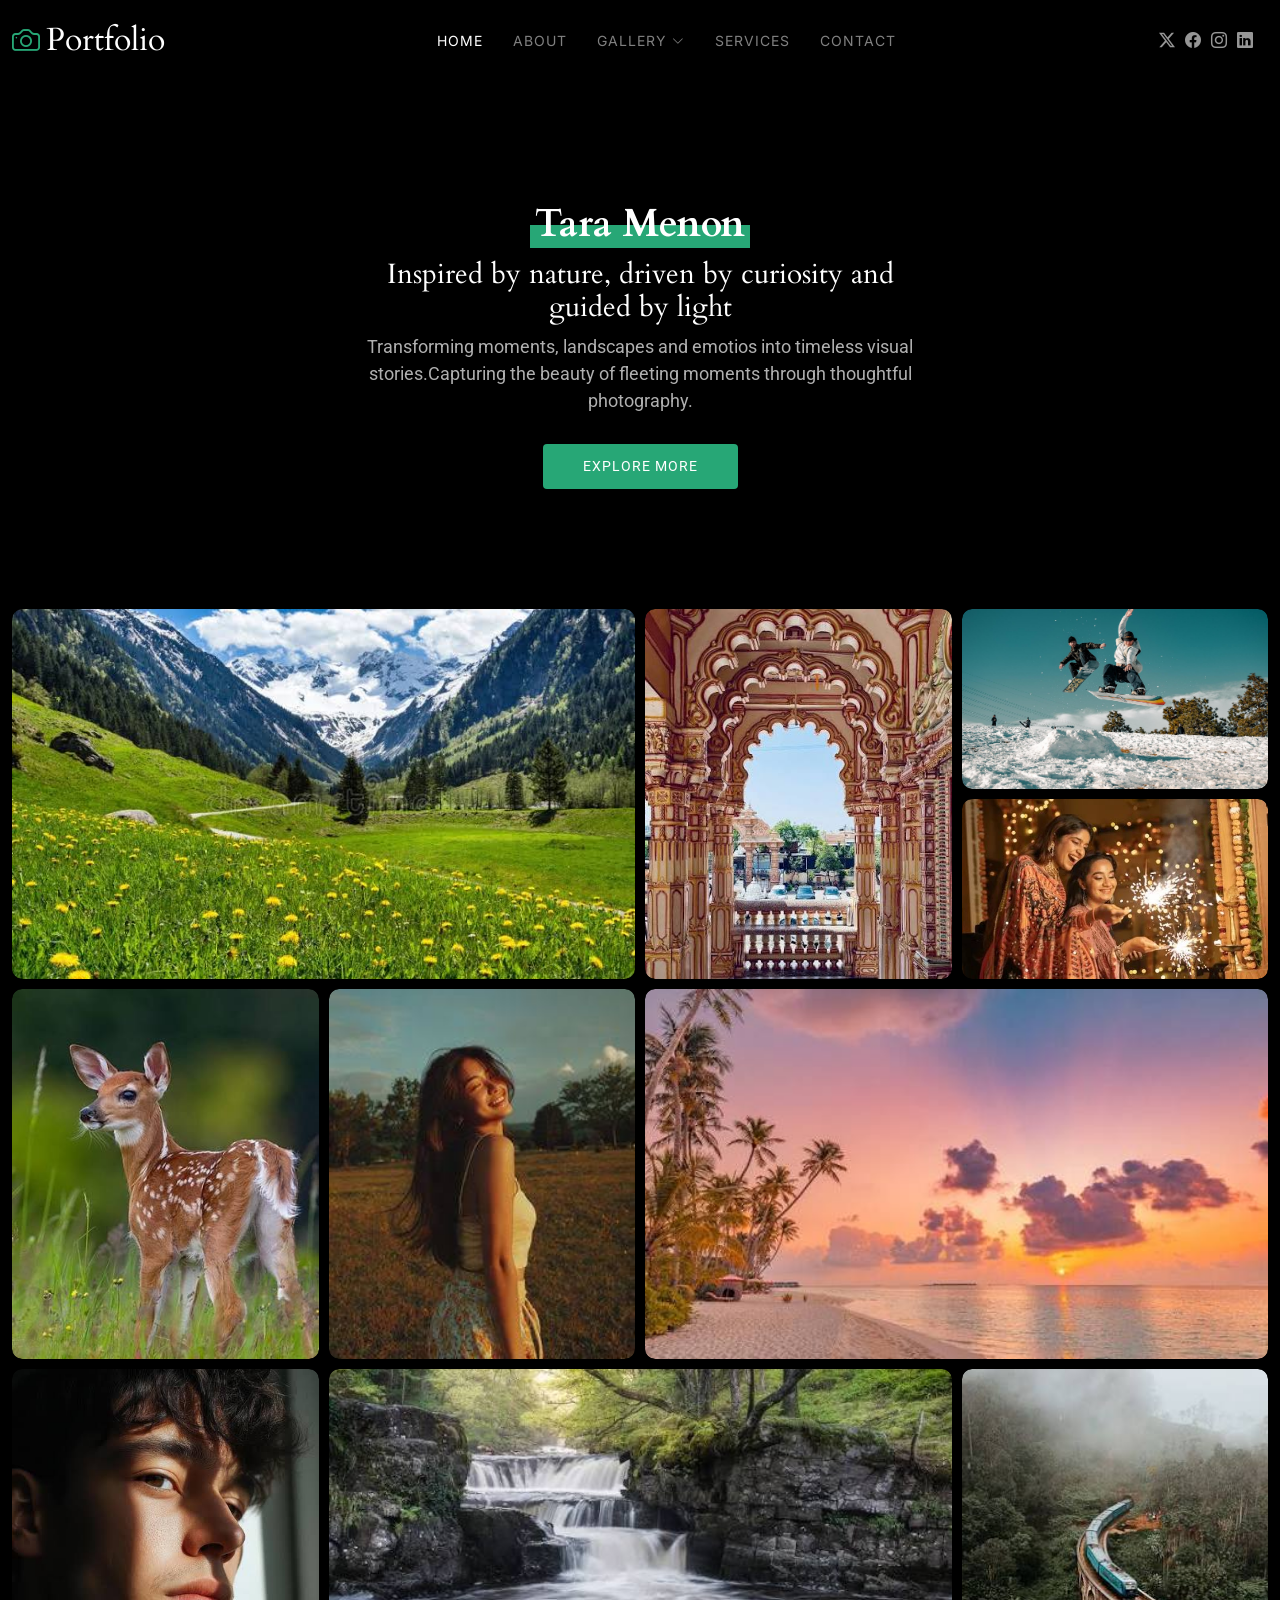
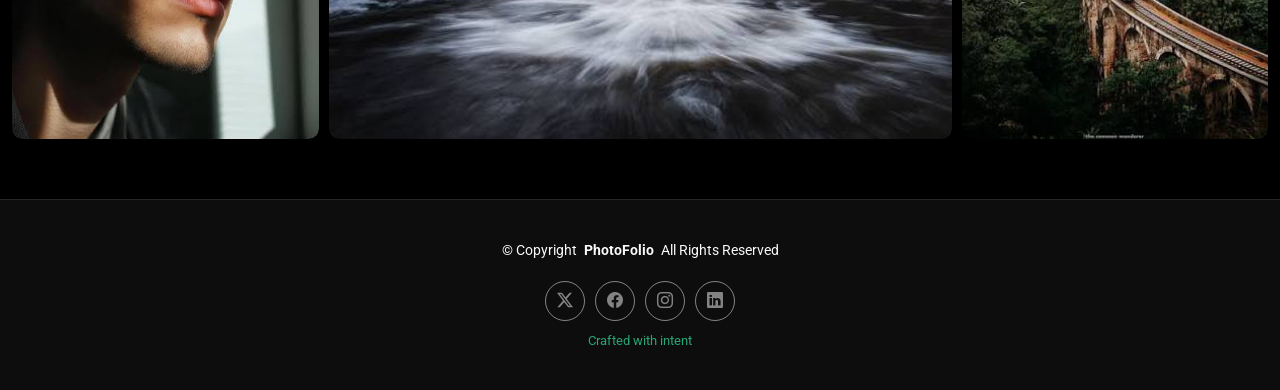
<file: index.html>
<!DOCTYPE html>
<html lang="en">

<head>
  <meta charset="utf-8">
  <meta content="width=device-width, initial-scale=1.0" name="viewport">
  <title>Photography Portfolio</title>
  <meta name="description" content="">
  <meta name="keywords" content="">

  <!-- Favicons -->
  <link href="assets/img/favicon.png" rel="icon">
  <link href="assets/img/apple-touch-icon.png" rel="apple-touch-icon">

  <!-- Fonts -->
  <link href="https://fonts.googleapis.com" rel="preconnect">
  <link href="https://fonts.gstatic.com" rel="preconnect" crossorigin>
  <link href="https://fonts.googleapis.com/css2?family=Roboto:ital,wght@0,100;0,300;0,400;0,500;0,700;0,900;1,100;1,300;1,400;1,500;1,700;1,900&family=Inter:wght@100;200;300;400;500;600;700;800;900&family=Cardo:ital,wght@0,400;0,700;1,400;1,700&display=swap" rel="stylesheet">

  <!-- Vendor CSS Files -->
  <link href="assets/vendor/bootstrap/css/bootstrap.min.css" rel="stylesheet">
  <link href="assets/vendor/bootstrap-icons/bootstrap-icons.css" rel="stylesheet">
  <link href="assets/vendor/aos/aos.css" rel="stylesheet">
  <link href="assets/vendor/glightbox/css/glightbox.min.css" rel="stylesheet">
  <link href="assets/vendor/swiper/swiper-bundle.min.css" rel="stylesheet">

  <!-- Main CSS File -->
  <link href="assets/css/main.css" rel="stylesheet">
  <link href = "assets/css/photo.css" rel = "stylesheet">

  <!-- <link href = "assets/css/colorf.css" rel = "stylesheet"> -->
    <!-- =======================================================
  * Template Name: PhotoFolio
  * Template URL: https://bootstrapmade.com/photofolio-bootstrap-photography-website-template/
  * Updated: Aug 07 2024 with Bootstrap v5.3.3
  * Author: BootstrapMade.com
  * License: https://bootstrapmade.com/license/
  ======================================================== -->
  
</head>

<body class="index-page">

  <header id="header" class="header d-flex align-items-center sticky-top">
    <div class="container-fluid position-relative d-flex align-items-center justify-content-between">

      <a href="index.html" class="logo d-flex align-items-center me-auto me-xl-0">
        <!-- Uncomment the line below if you also wish to use an mage logo -->
         
        <!-- <img src="assets/img/logo.png" alt=""> -->
        <i class="bi bi-camera"></i>
        <h1 class="sitename">Portfolio</h1>
      </a>

      <nav id="navmenu" class="navmenu">
        <ul>
          <li><a href="index.html" class="active">Home<br></a></li>
          <li><a href="about.html">About</a></li>
          <li class="dropdown"><a href="gallery.html"><span>Gallery</span> <i class="bi bi-chevron-down toggle-dropdown"></i></a>
            <ul>
              <li><a href="gallery.html">Nature</a></li>
              <li><a href="gallery.html">People</a></li>
              <li><a href="gallery.html">Architecture</a></li>
              <li><a href="gallery.html">Animals</a></li>
              <li><a href="gallery.html">Sports</a></li>
              <li><a href="gallery.html">Travel</a></li>
            </ul>
            </li>
          <li><a href="services.html">Services</a></li>
          <li><a href="contact.html">Contact</a></li>
        </ul>
        <i class="mobile-nav-toggle d-xl-none bi bi-list"></i>
      </nav>

      <div class="header-social-links">
        <a href="#" class="twitter"><i class="bi bi-twitter-x"></i></a>
        <a href="#" class="facebook"><i class="bi bi-facebook"></i></a>
        <a href="#" class="instagram"><i class="bi bi-instagram"></i></a>
        <a href="#" class="linkedin"><i class="bi bi-linkedin"></i></a>
      </div>

    </div>
  </header>

  <main class="main">

    <!-- Hero Section -->
    <section id="hero" class="hero section">
 
      <div class="container"> 
        <div class="row justify-content-center">
          <div class="col-lg-6 text-center" data-aos="fade-up" data-aos-delay="100">
            <h2><span class="underlight">Tara Menon</span><br></h2><h3><span>Inspired by nature, driven by curiosity and guided by light</span></h3>
            <p>Transforming moments, landscapes and emotios into timeless visual stories.Capturing the beauty of fleeting moments through thoughtful photography.</p>
            <a href="contact.html" class="btn-get-started">Explore More<br></a>
          </div>
        </div>
      </div>
      
   
    </section><!-- /Hero Section -->

    <!-- Gallery Section -->
    <section id="gallery" class="gallery section">

      <div class="container-fluid" data-aos="fade-up" data-aos-delay="100">
        <div class="gallery-grid">

          <div class="gallery-item large" >
            <div class="gallery-item h-100">
              <img src="assets/img/large.jpg" class="img-fluid" alt="">
              <div class="gallery-links d-flex align-items-center justify-content-center">
                <a href="assets/img/large.jpg" title="Gallery 1" class="glightbox preview-link"><i class="bi bi-arrows-angle-expand"></i></a>
                <a href="gallery-single.html" class="details-link"><i class="bi bi-link-45deg"></i></a>
              </div>
            </div>
          </div><!-- End Gallery Item -->

          <div class="gallery-item tall">
            <div class="gallery-item h-100">
              <img src="assets/img/a3.jpg" class="img-fluid" alt="">
              <div class="gallery-links d-flex align-items-center justify-content-center">
                <a href="assets/img/a1.jpg " title="Gallery 2" class="glightbox preview-link"><i class="bi bi-arrows-angle-expand"></i></a>
                <a href="gallery-single.html" class="details-link"><i class="bi bi-link-45deg"></i></a>
              </div>
            </div>
          </div><!-- End Gallery Item -->

          <div class="gallery-item ">
            <div class="gallery-item h-100">
              <img src="assets/img/sports4.jpg" class="img-fluid" alt="">
              <div class="gallery-links d-flex align-items-center justify-content-center">
                <a href="assets/img/sports4.jpg" title="Gallery 3" class="glightbox preview-link"><i class="bi bi-arrows-angle-expand"></i></a>
                <a href="gallery-single.html" class="details-link"><i class="bi bi-link-45deg"></i></a>
              </div>
            </div>
          </div><!-- End Gallery Item -->

          <div class="gallery-item">
            <div class="gallery-item h-100">
              <img src="assets/img/eve.jpg" class="img-fluid" alt="">
              <div class="gallery-links d-flex align-items-center justify-content-center">
                <a href="assets/img/eve.jpg" title="Gallery 4" class="glightbox preview-link"><i class="bi bi-arrows-angle-expand"></i></a>
                <a href="gallery-single.html" class="details-link"><i class="bi bi-link-45deg"></i></a>
              </div>
            </div>
          </div><!-- End Gallery Item -->

          <div class="gallery-item tall">
            <div class="gallery-item h-100">
              <img src="assets/img/tall(2).jpg" class="img-fluid" alt="">
              <div class="gallery-links d-flex align-items-center justify-content-center">
                <a href="assets/img/tall(2).jpg" title="Gallery 5" class="glightbox preview-link"><i class="bi bi-arrows-angle-expand"></i></a>
                <a href="gallery-single.html" class="details-link"><i class="bi bi-link-45deg"></i></a>
              </div>
            </div>
          </div><!-- End Gallery Item -->

          <div class="gallery-item tall">
            <div class="gallery-item h-100">
              <img src="assets/img/candid...jpg" class="img-fluid" alt="">
              <div class="gallery-links d-flex align-items-center justify-content-center">
                <a href="assets/img/candid...jpg" title="Gallery 6" class="glightbox preview-link"><i class="bi bi-arrows-angle-expand"></i></a>
                <a href="gallery-single.html" class="details-link"><i class="bi bi-link-45deg"></i></a>
              </div>
            </div>
          </div><!-- End Gallery Item -->
 
          <div class="gallery-item large">
            <div class="gallery-item h-100">
              <img src="assets/img/wide.jpg" class="img-fluid" alt="">
              <div class="gallery-links d-flex align-items-center justify-content-center">
                <a href="assets/img/wide.jpg" title="Gallery 7" class="glightbox preview-link"><i class="bi bi-arrows-angle-expand"></i></a>
                <a href="gallery-single.html" class="details-link"><i class="bi bi-link-45deg"></i></a>
              </div>
            </div> 
          </div>
           <!-- End Gallery Item -->


               <div class="gallery-item tall">
            <div class="gallery-item h-100">
              <img src="assets/img/candid....jpg" class="img-fluid" alt="">
              <div class="gallery-links d-flex align-items-center justify-content-center">
                <a href="assets/img/candid....jpg" title="Gallery 8" class="glightbox preview-link"><i class="bi bi-arrows-angle-expand"></i></a>
                <a href="gallery-single.html" class="details-link"><i class="bi bi-link-45deg"></i></a>
              </div>
            </div>
          </div>
          <!-- End Gallery Item --> 


           <div class="gallery-item large">
            <div class="gallery-item h-100">
              <img src="assets/img/waterfall.jpg" class="img-fluid" alt="">
              <div class="gallery-links d-flex align-items-center justify-content-center">
                <a href="assets/img/waterfall.jpg" title="Gallery 8" class="glightbox preview-link"><i class="bi bi-arrows-angle-expand"></i></a>
                <a href="gallery-single.html" class="details-link"><i class="bi bi-link-45deg"></i></a>
              </div>
            </div>
          </div>
          
           <div class="gallery-item tall">
            <div class="gallery-item h-100">
              <img src="assets/img/tr2.jpg" class="img-fluid" alt="">
              <div class="gallery-links d-flex align-items-center justify-content-center">
                <a href="assets/img/tr2.jpg" title="Gallery 8" class="glightbox preview-link"><i class="bi bi-arrows-angle-expand"></i></a>
                <a href="gallery-single.html" class="details-link"><i class="bi bi-link-45deg"></i></a>
              </div>
            </div>
          </div>

           <!-- <div class="gallery-item ">
            <div class="gallery-item h-100">
              <img src="assets/img/travel.jpg" class="img-fluid" alt="">
              <div class="gallery-links d-flex align-items-center justify-content-center">
                <a href="assets/img/travel.jpg" title="Gallery 8" class="glightbox preview-link"><i class="bi bi-arrows-angle-expand"></i></a>
                <a href="gallery-single.html" class="details-link"><i class="bi bi-link-45deg"></i></a>
              </div>
            </div>
          </div>
           End Gallery Item --> 

          
           <!-- <div class="gallery-item ">
            <div class="gallery-item h-100">
              <img src="assets/img/architecture.jpg" class="img-fluid" alt="">
              <div class="gallery-links d-flex align-items-center justify-content-center">
                <a href="assets/img/architecture.jpg" title="Gallery 8" class="glightbox preview-link"><i class="bi bi-arrows-angle-expand"></i></a>
                <a href="gallery-single.html" class="details-link"><i class="bi bi-link-45deg"></i></a>
              </div>
            </div>
          </div>
          End Gallery Item  -->
       
          <!-- End Gallery Item --> 

         </div>

      </div> 

  </main>

  <footer id="footer" class="footer">

    <div class="container">
      <div class="copyright text-center ">
        <p>© <span>Copyright</span> <strong class="px-1 sitename">PhotoFolio</strong> <span>All Rights Reserved</span></p>
      </div>
      <div class="social-links d-flex justify-content-center">
        <a href=""><i class="bi bi-twitter-x"></i></a>
        <a href=""><i class="bi bi-facebook"></i></a>
        <a href=""><i class="bi bi-instagram"></i></a>
        <a href=""><i class="bi bi-linkedin"></i></a>
      </div>
      <div class="credits">
        <!-- All the links in the footer should remain intact. -->
        <!-- You can delete the links only if you've purchased the pro version. -->
        <!-- Licensing information: https://bootstrapmade.com/license/ -->
        <!-- Purchase the pro version with working PHP/AJAX contact form: [buy-url] -->
         <a href="https://bootstrapmade.com/"> Crafted with intent</a>  <a href="https://bootstrapmade.com/tools/"></a>
      </div>
    </div>

  </footer>

  <!-- Scroll Top -->
  <a href="#" id="scroll-top" class="scroll-top d-flex align-items-center justify-content-center"><i class="bi bi-arrow-up-short"></i></a>

  <!-- Preloader -->
  <div id="preloader">
    <div class="line"></div>
  </div>

  <!-- Vendor JS Files -->
  <script src="assets/vendor/bootstrap/js/bootstrap.bundle.min.js"></script>
  <script src="assets/vendor/php-email-form/validate.js"></script>
  <script src="assets/vendor/aos/aos.js"></script>
  <script src="assets/vendor/glightbox/js/glightbox.min.js"></script>
  <script src="assets/vendor/swiper/swiper-bundle.min.js"></script>

  <!-- Main JS File -->
  <script src="assets/js/main.js"></script>

</body>

</html>
</file>
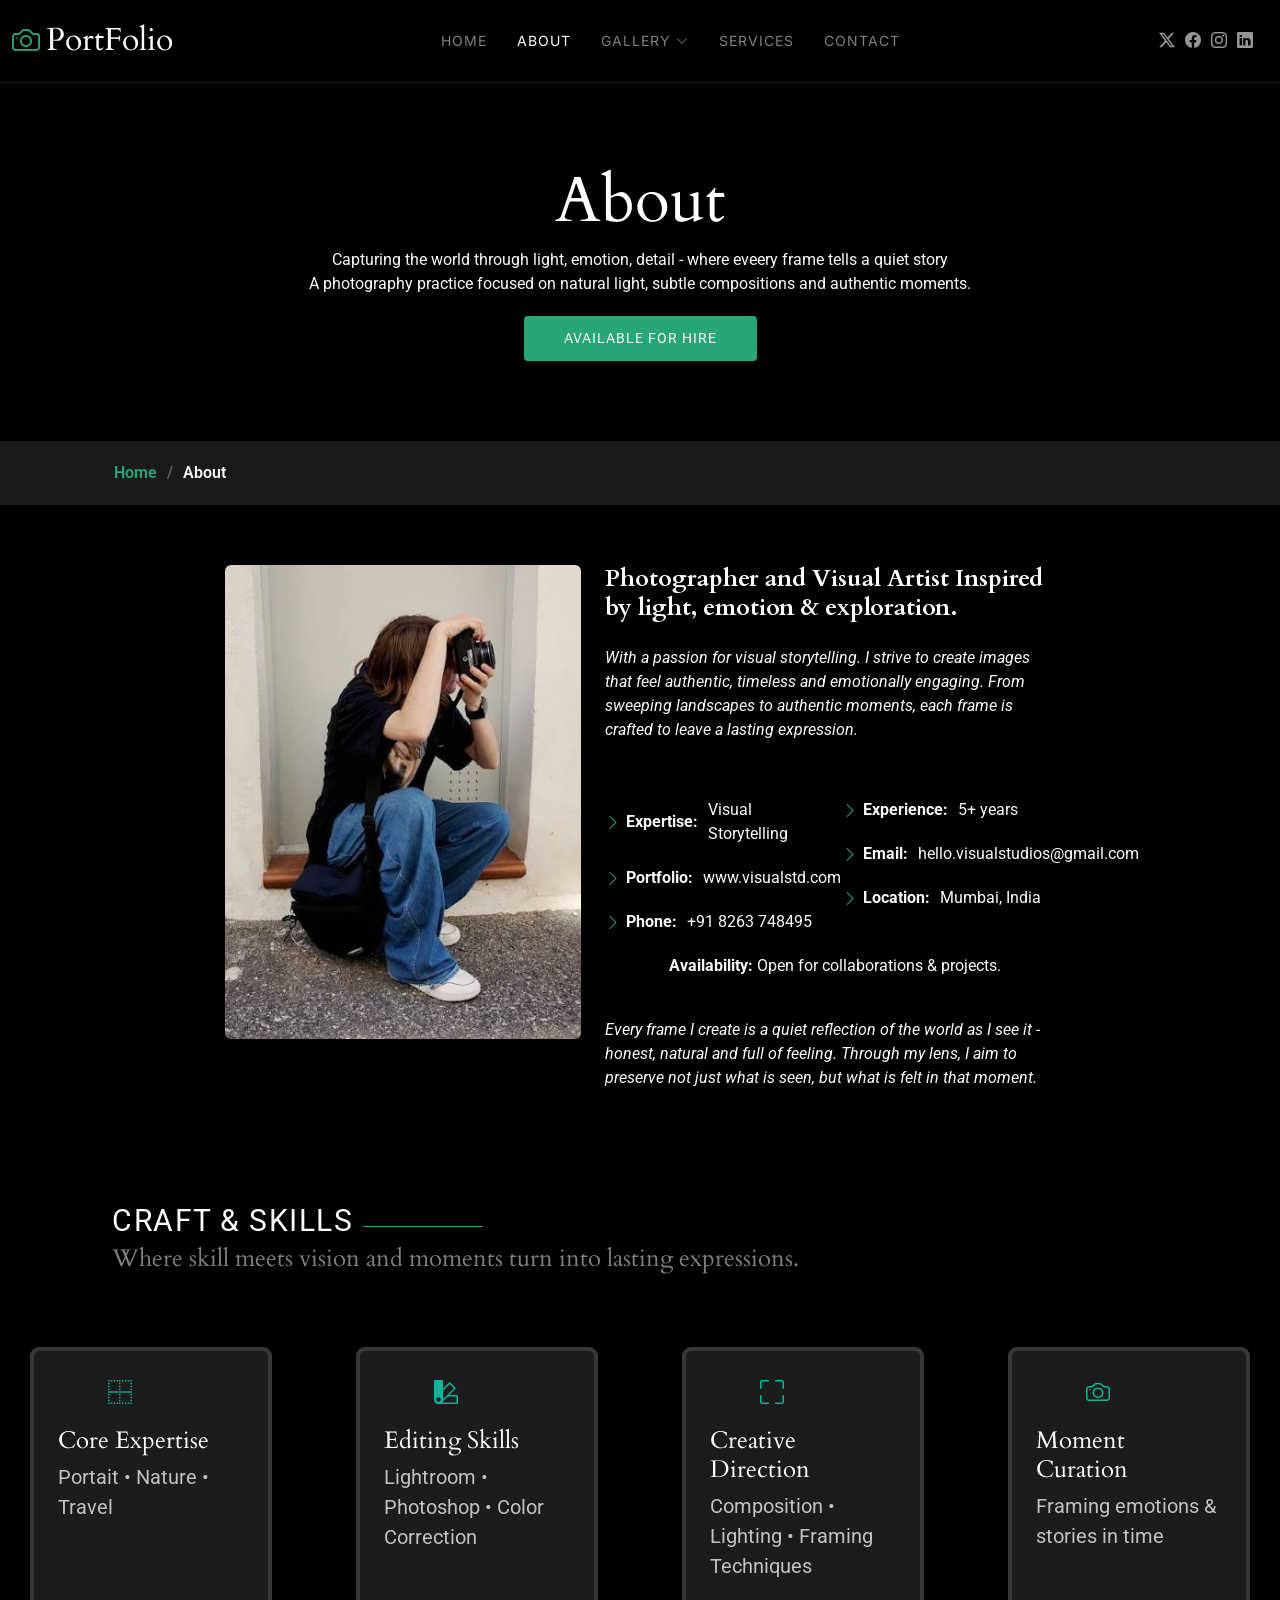
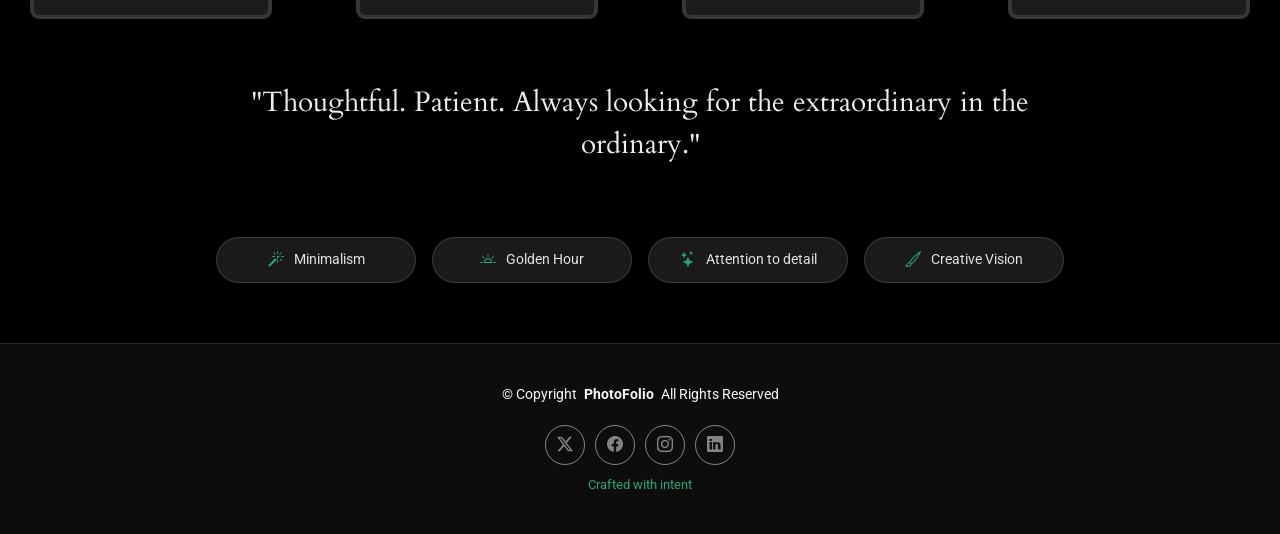
<file: about.html>
<!DOCTYPE html>
<html lang="en">

<head>
  <meta charset="utf-8">
  <meta content="width=device-width, initial-scale=1.0" name="viewport">
  <title>About - PhotoFolio Bootstrap Template</title>
  <meta name="description" content="">
  <meta name="keywords" content="">

  <!-- Favicons -->
  <link href="assets/img/favicon.png" rel="icon">
  <link href="assets/img/apple-touch-icon.png" rel="apple-touch-icon">

  <!-- Fonts -->
  <link href="https://fonts.googleapis.com" rel="preconnect">
  <link href="https://fonts.gstatic.com" rel="preconnect" crossorigin>
  <link href="https://fonts.googleapis.com/css2?family=Roboto:ital,wght@0,100;0,300;0,400;0,500;0,700;0,900;1,100;1,300;1,400;1,500;1,700;1,900&family=Inter:wght@100;200;300;400;500;600;700;800;900&family=Cardo:ital,wght@0,400;0,700;1,400;1,700&display=swap" rel="stylesheet">

  <!-- Vendor CSS Files -->
  <link href="assets/vendor/bootstrap/css/bootstrap.min.css" rel="stylesheet">
  <link href="assets/vendor/bootstrap-icons/bootstrap-icons.css" rel="stylesheet">
  <link href="assets/vendor/aos/aos.css" rel="stylesheet">
  <link href="assets/vendor/glightbox/css/glightbox.min.css" rel="stylesheet">
  <link href="assets/vendor/swiper/swiper-bundle.min.css" rel="stylesheet">

  <!-- Main CSS File -->
  <link href="assets/css/main.css" rel="stylesheet">
  <link href = "assets/css/photo.css" rel = "stylesheet">

  <!-- =======================================================
  * Template Name: PhotoFolio
  * Template URL: https://bootstrapmade.com/photofolio-bootstrap-photography-website-template/
  * Updated: Aug 07 2024 with Bootstrap v5.3.3
  * Author: BootstrapMade.com
  * License: https://bootstrapmade.com/license/
  ======================================================== -->
</head>

<body class="about-page">

  <header id="header" class="header d-flex align-items-center sticky-top">
    <div class="container-fluid position-relative d-flex align-items-center justify-content-between">

      <a href="index.html" class="logo d-flex align-items-center me-auto me-xl-0">
        <!-- Uncomment the line below if you also wish to use an image logo -->
        <!-- <img src="assets/img/logo.png" alt=""> -->
        <i class="bi bi-camera"></i>
        <h1 class="sitename">PortFolio</h1>
      </a>

      <nav id="navmenu" class="navmenu">
        <ul>
          <li><a href="index.html">Home<br></a></li>
          <li><a href="about.html" class="active">About</a></li>
          <li class="dropdown"><a href="gallery.html"><span>Gallery</span> <i class="bi bi-chevron-down toggle-dropdown"></i></a>
            <ul>
              <li><a href="gallery.html">Nature</a></li>
              <li><a href="gallery.html">People</a></li>
              <li><a href="gallery.html">Architecture</a></li>
              <li><a href="gallery.html">Animals</a></li>
              <li><a href="gallery.html">Sports</a></li>
              <li><a href="gallery.html">Travel</a></li>
            </ul>
          </li>
          <li><a href="services.html">Services</a></li>
          <li><a href="contact.html">Contact</a></li>
        </ul>
        <i class="mobile-nav-toggle d-xl-none bi bi-list"></i>
      </nav>

      <div class="header-social-links">
        <a href="#" class="twitter"><i class="bi bi-twitter-x"></i></a>
        <a href="#" class="facebook"><i class="bi bi-facebook"></i></a>
        <a href="#" class="instagram"><i class="bi bi-instagram"></i></a>
        <a href="#" class="linkedin"><i class="bi bi-linkedin"></i></a>
      </div>

    </div>
  </header>

  <main class="main">

    <!-- Page Title -->
    <div class="page-title" data-aos="fade">
      <div class="heading">
        <div class="container">
          <div class="row d-flex justify-content-center text-center">
            <div class="col-lg-8">
              <h1>About</h1>
              <p class="mb-0">Capturing the world through light, emotion, detail - where eveery frame tells a quiet story</p>
               <p class="mb-0">A photography practice focused on natural light, subtle compositions and authentic moments.</p>
              <a href="contact.html" class="cta-btn">Available for Hire<br></a>
            </div>
          </div>
        </div>
      </div>
      <nav class="breadcrumbs">
        <div class="container">
          <ol>
            <li><a href="index.html">Home</a></li>
            <li class="current">About</li>
          </ol>
        </div>
      </nav>
    </div><!-- End Page Title -->

    <!-- About Section -->
    <section id="about" class="about section">

      <div class="container" data-aos="fade-up" data-aos-delay="100">

        <div class="row gy-4 justify-content-center">
          <div class="col-lg-4">
            <img src="assets/img/about(photo).jpg" class="img-fluid rounded-2" alt="">
          </div>
          <div class="col-lg-5 content">
            <h2>Photographer and Visual Artist Inspired by light, emotion & exploration.</h2>
            <p class="fst-italic py-3">
            With a passion for visual storytelling. I strive to create images that feel authentic, timeless and emotionally engaging. From sweeping landscapes to authentic moments, each frame is crafted to leave a lasting expression.
            </p>
            <br>
            <div class="row">
              <div class="col-lg-6">
                <ul>
                  <li><i class="bi bi-chevron-right"></i> <strong>Expertise:</strong>Visual Storytelling<span></span></li>
                  <li><i class="bi bi-chevron-right"></i> <strong>Portfolio:</strong> <span>www.visualstd.com</span></li>
                  <li><i class="bi bi-chevron-right"></i> <strong>Phone:</strong> <span>+91 8263 748495</span></li>
                </ul>
              </div>
              <div class="col-lg-6">
                <ul>
                  <li><i class="bi bi-chevron-right"></i> <strong>Experience:</strong> <span>5+ years</span></li>
                  <li><i class="bi bi-chevron-right"></i> <strong>Email:</strong> <span>hello.visualstudios@gmail.com</span></li>
                  <li><i class="bi bi-chevron-right"></i> <strong>Location:</strong> <span>Mumbai, India</span></li>
                </ul>
              </div>
            </div>
            <div>
           <i class=" ms-5 ps-3"></i> <strong>Availability: </strong> <span>Open for collaborations & projects.</span></li>
           </div>
           <br>
            <p class="fst-italic py-3">
              Every frame I create is a quiet reflection of the world as I see it - honest, natural and full of feeling. Through my lens, I aim to preserve not just what is seen, but what is felt in that moment.
            </p>
          </div>
        </div>

      </div>
      <br>
      <br>
      <!-- Skills Grid -->
      <div class="container section-title" data-aos="fade-up">
        <h2>Craft & Skills</h2>
        <p>Where skill meets vision and moments turn into lasting expressions.</p>
      </div><!-- End Section Title -->
        <div class="mb-5">
          <div class="row g-4">
            <div class="col-6 col-md-4 col-lg-3" data-aos="fade-up" data-aos-delay="120">
              <div class="skill-item">
                <i class="bi bi-border-center"></i>
                <h3 class = "fs-4">Core Expertise</h3>
                <p class = "fs-5">Portait • Nature • Travel</p>
              </div>
            </div>
            <div class="col-6 col-md-4 col-lg-3" data-aos="fade-up" data-aos-delay="180">
              <div class="skill-item">
                <i class="bi bi-palette2"></i>
                <h3 class = "fs-4">Editing Skills</h3>
                <p class = "fs-5">Lightroom • Photoshop • Color Correction</p>
              </div>
            </div>
            <div class="col-6 col-md-4 col-lg-3" data-aos="fade-up" data-aos-delay="240">
              <div class="skill-item">
                <i class="bi bi-fullscreen"></i>
                <h3 class = "fs-4">Creative Direction</h3>
                <p class = "fs-5">Composition • Lighting • Framing Techniques</p>
              </div>
            </div>
            <div class="col-6 col-md-4 col-lg-3" data-aos="fade-up" data-aos-delay="300">
              <div class="skill-item">
                <i class="bi bi-camera"></i>
                <h3 class = "fs-4">Moment Curation</h3>
                <p class = "fs-5">Framing emotions & stories in time</p>
              </div>
            </div>
          </div>
        </div>

        <!-- Quote -->
        <blockquote class="personal-quote text-center mb-5" data-aos="fade-down" data-aos-delay="200">
          <p>"Thoughtful. Patient. Always looking for the extraordinary in the ordinary."</p>
        </blockquote>
        <!-- End Quote -->

        <!-- Fun Facts -->
        <div class="row g-3 justify-content-center">
          <div class="col-6 col-md-3 col-lg-2" data-aos="zoom-in" data-aos-delay="120">
            <div class="fact-pill">
              <i class="bi bi-magic"></i>
              <span>Minimalism</span>
            </div>
          </div>
          <div class="col-6 col-md-3 col-lg-2" data-aos="zoom-in" data-aos-delay="160">
            <div class="fact-pill">
              <i class="bi bi-brightness-alt-high"></i>
              <span>Golden Hour</span>
            </div>
          </div>
          <div class="col-6 col-md-3 col-lg-2" data-aos="zoom-in" data-aos-delay="200">
            <div class="fact-pill">
              <i class="bi bi-stars"></i>
              <span>Attention to detail</span>
            </div>
          </div>
          <div class="col-6 col-md-3 col-lg-2" data-aos="zoom-in" data-aos-delay="240">
            <div class="fact-pill">
              <i class="bi bi-brush"></i>
              <span>Creative Vision</span>
            </div>
          </div>
        </div>
        <!-- End Fun Facts -->

        <!-- End Skills Grid -->
    </section><!-- /About Section -->
  </main>

  <footer id="footer" class="footer">

    <div class="container">
      <div class="copyright text-center ">
        <p>© <span>Copyright</span> <strong class="px-1 sitename">PhotoFolio</strong> <span>All Rights Reserved</span></p>
      </div>
      <div class="social-links d-flex justify-content-center">
        <a href=""><i class="bi bi-twitter-x"></i></a>
        <a href=""><i class="bi bi-facebook"></i></a>
        <a href=""><i class="bi bi-instagram"></i></a>
        <a href=""><i class="bi bi-linkedin"></i></a>
      </div>
      <div class="credits">
        <!-- All the links in the footer should remain intact. -->
        <!-- You can delete the links only if you've purchased the pro version. -->
        <!-- Licensing information: https://bootstrapmade.com/license/ -->
        <!-- Purchase the pro version with working PHP/AJAX contact form: [buy-url] -->
     <a href="https://bootstrapmade.com/"> Crafted with intent</a> <a href="https://bootstrapmade.com/tools/"></a>
      </div>
    </div>

  </footer>

  <!-- Scroll Top -->
  <a href="#" id="scroll-top" class="scroll-top d-flex align-items-center justify-content-center"><i class="bi bi-arrow-up-short"></i></a>

  <!-- Preloader -->
  <div id="preloader">
    <div class="line"></div>
  </div>

  <!-- Vendor JS Files -->
  <script src="assets/vendor/bootstrap/js/bootstrap.bundle.min.js"></script>
  <script src="assets/vendor/php-email-form/validate.js"></script>
  <script src="assets/vendor/aos/aos.js"></script>
  <script src="assets/vendor/glightbox/js/glightbox.min.js"></script>
  <script src="assets/vendor/swiper/swiper-bundle.min.js"></script>

  <!-- Main JS File -->
  <script src="assets/js/main.js"></script>

</body>

</html>
</file>
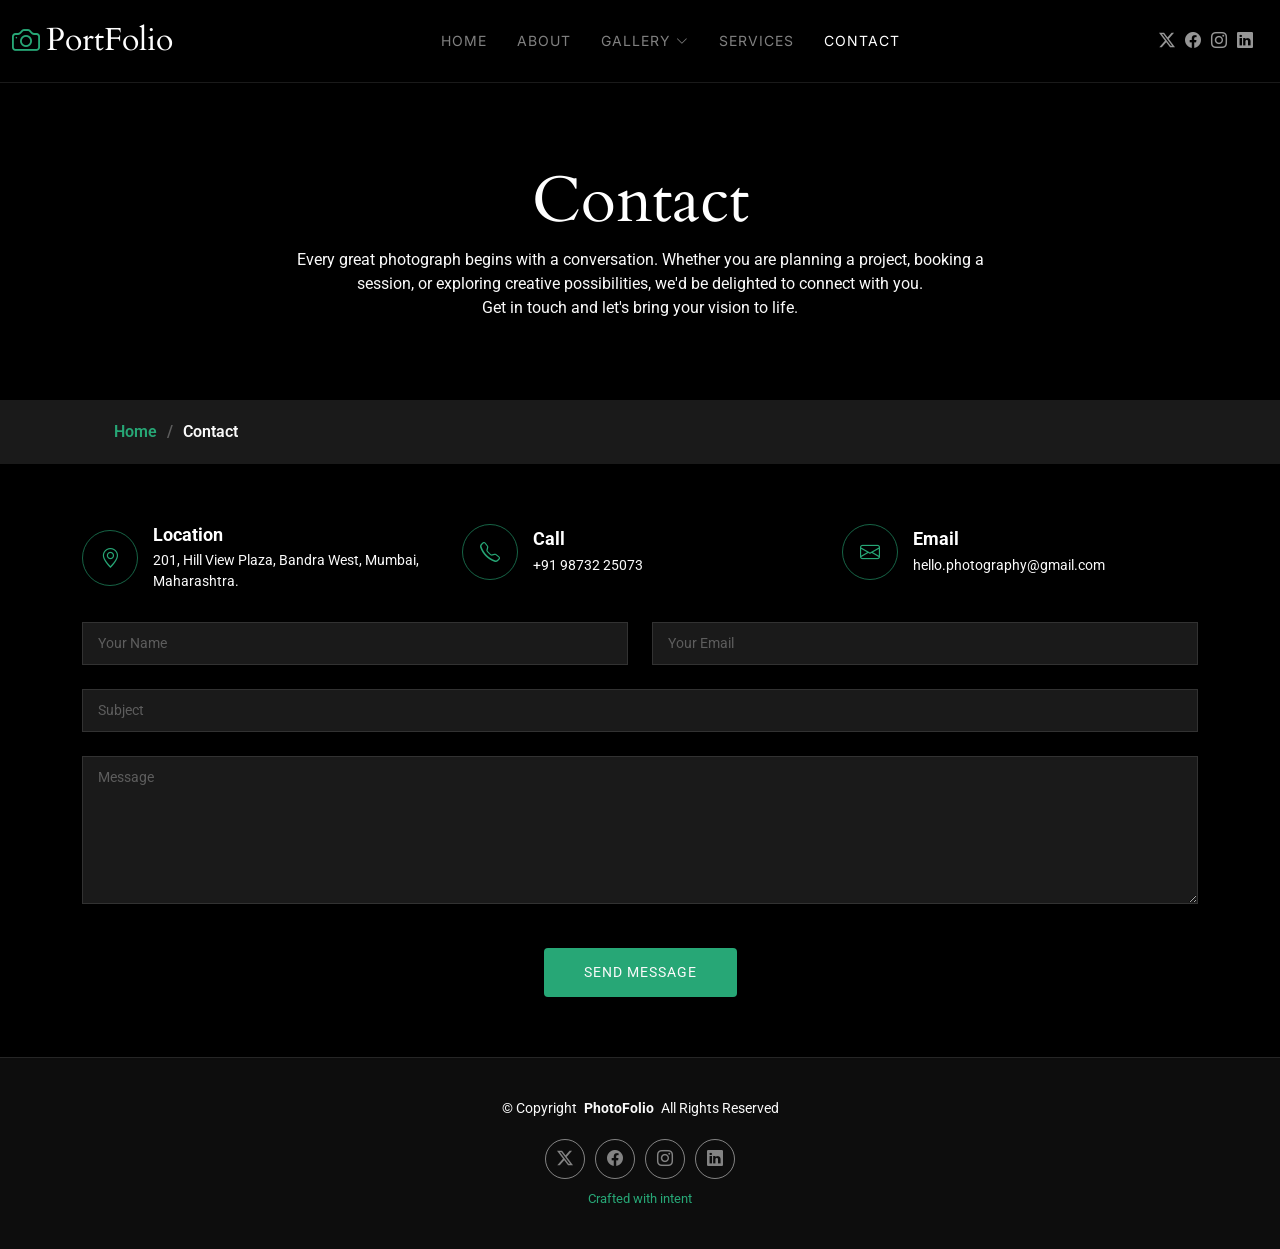
<file: contact.html>
<!DOCTYPE html>
<html lang="en">

<head>
  <meta charset="utf-8">
  <meta content="width=device-width, initial-scale=1.0" name="viewport">
  <title>Contact - PhotoFolio Bootstrap Template</title>
  <meta name="description" content="">
  <meta name="keywords" content="">

  <!-- Favicons -->
  <link href="assets/img/favicon.png" rel="icon">
  <link href="assets/img/apple-touch-icon.png" rel="apple-touch-icon">

  <!-- Fonts -->
  <link href="https://fonts.googleapis.com" rel="preconnect">
  <link href="https://fonts.gstatic.com" rel="preconnect" crossorigin>
  <link href="https://fonts.googleapis.com/css2?family=Roboto:ital,wght@0,100;0,300;0,400;0,500;0,700;0,900;1,100;1,300;1,400;1,500;1,700;1,900&family=Inter:wght@100;200;300;400;500;600;700;800;900&family=Cardo:ital,wght@0,400;0,700;1,400;1,700&display=swap" rel="stylesheet">

  <!-- Vendor CSS Files -->
  <link href="assets/vendor/bootstrap/css/bootstrap.min.css" rel="stylesheet">
  <link href="assets/vendor/bootstrap-icons/bootstrap-icons.css" rel="stylesheet">
  <link href="assets/vendor/aos/aos.css" rel="stylesheet">
  <link href="assets/vendor/glightbox/css/glightbox.min.css" rel="stylesheet">
  <link href="assets/vendor/swiper/swiper-bundle.min.css" rel="stylesheet">

  <!-- Main CSS File -->
  <link href="assets/css/main.css" rel="stylesheet">

  <!-- =======================================================
  * Template Name: PhotoFolio
  * Template URL: https://bootstrapmade.com/photofolio-bootstrap-photography-website-template/
  * Updated: Aug 07 2024 with Bootstrap v5.3.3
  * Author: BootstrapMade.com
  * License: https://bootstrapmade.com/license/
  ======================================================== -->
</head>

<body class="contact-page">

  <header id="header" class="header d-flex align-items-center sticky-top">
    <div class="container-fluid position-relative d-flex align-items-center justify-content-between">

      <a href="index.html" class="logo d-flex align-items-center me-auto me-xl-0">
        <!-- Uncomment the line below if you also wish to use an image logo -->
        <!-- <img src="assets/img/logo.png" alt=""> -->
        <i class="bi bi-camera"></i>
        <h1 class="sitename">PortFolio</h1>
      </a>

      <nav id="navmenu" class="navmenu">
        <ul>
          <li><a href="index.html">Home<br></a></li>
          <li><a href="about.html">About</a></li>
          <li class="dropdown"><a href="gallery.html"><span>Gallery</span> <i class="bi bi-chevron-down toggle-dropdown"></i></a>
            <ul>
              <li><a href="gallery.html">Nature</a></li>
              <li><a href="gallery.html">People</a></li>
              <li><a href="gallery.html">Architecture</a></li>
              <li><a href="gallery.html">Animals</a></li>
              <li><a href="gallery.html">Sports</a></li>
              <li><a href="gallery.html">Travel</a></li>
            </ul>
          </li>
          <li><a href="services.html">Services</a></li>
          <li><a href="contact.html" class="active">Contact</a></li>
        </ul>
        <i class="mobile-nav-toggle d-xl-none bi bi-list"></i>
      </nav>

      <div class="header-social-links">
        <a href="#" class="twitter"><i class="bi bi-twitter-x"></i></a>
        <a href="#" class="facebook"><i class="bi bi-facebook"></i></a>
        <a href="#" class="instagram"><i class="bi bi-instagram"></i></a>
        <a href="#" class="linkedin"><i class="bi bi-linkedin"></i></a>
      </div>

    </div>
  </header>

  <main class="main">

    <!-- Page Title -->
    <div class="page-title" data-aos="fade">
      <div class="heading">
        <div class="container">
          <div class="row d-flex justify-content-center text-center">
            <div class="col-lg-8">
              <h1>Contact</h1>
              <p class="mb-0">Every great photograph begins with a conversation. Whether you are planning a project, booking a session, or exploring creative possibilities, we'd be delighted to connect with you.<br> Get in touch and let's bring your vision to life.</p>
            </div>
          </div>
        </div>
      </div>
      <nav class="breadcrumbs">
        <div class="container">
          <ol>
            <li><a href="index.html">Home</a></li>
            <li class="current">Contact</li>
          </ol>
        </div>
      </nav>
    </div><!-- End Page Title -->

    <!-- Contact Section -->
    <section id="contact" class="contact section">

      <div class="container" data-aos="fade-up" data-aos-delay="100">

        <div class="info-wrap" data-aos="fade-up" data-aos-delay="200">
          <div class="row gy-5">

            <div class="col-lg-4">
              <div class="info-item d-flex align-items-center">
                <i class="bi bi-geo-alt flex-shrink-0"></i>
                <div>
                  <h3>Location</h3>
                  <p>201, Hill View Plaza, Bandra West, Mumbai, Maharashtra.</p>
                </div>
              </div>
            </div><!-- End Info Item -->

            <div class="col-lg-4">
              <div class="info-item d-flex align-items-center">
                <i class="bi bi-telephone flex-shrink-0"></i>
                <div>
                  <h3>Call</h3>
                  <p>+91 98732 25073</p>
                </div>
              </div>
            </div><!-- End Info Item -->

            <div class="col-lg-4">
              <div class="info-item d-flex align-items-center">
                <i class="bi bi-envelope flex-shrink-0"></i>
                <div>
                  <h3>Email</h3>
                  <p>hello.photography@gmail.com</p>
                </div>
              </div>
            </div><!-- End Info Item -->

          </div>
        </div>

        <form action="forms/contact.php" method="post" class="php-email-form" data-aos="fade-up" data-aos-delay="300">
          <div class="row gy-4">

            <div class="col-md-6">
              <input type="text" name="name" class="form-control" placeholder="Your Name" required="">
            </div>

            <div class="col-md-6 ">
              <input type="email" class="form-control" name="email" placeholder="Your Email" required="">
            </div>

            <div class="col-md-12">
              <input type="text" class="form-control" name="subject" placeholder="Subject" required="">
            </div>

            <div class="col-md-12">
              <textarea class="form-control" name="message" rows="6" placeholder="Message" required=""></textarea>
            </div>

            <div class="col-md-12 text-center">
              <div class="loading">Loading</div>
              <div class="error-message"></div>
              <div class="sent-message">Your message has been sent. Thank you!</div>

              <button type="submit">Send Message</button>
            </div>

          </div>
        </form><!-- End Contact Form -->

      </div>

    </section><!-- /Contact Section -->

  </main>

  <footer id="footer" class="footer">

    <div class="container">
      <div class="copyright text-center ">
        <p>© <span>Copyright</span> <strong class="px-1 sitename">PhotoFolio</strong> <span>All Rights Reserved</span></p>
      </div>
      <div class="social-links d-flex justify-content-center">
        <a href=""><i class="bi bi-twitter-x"></i></a>
        <a href=""><i class="bi bi-facebook"></i></a>
        <a href=""><i class="bi bi-instagram"></i></a>
        <a href=""><i class="bi bi-linkedin"></i></a>
      </div>
      <div class="credits">
        <!-- All the links in the footer should remain intact. -->
        <!-- You can delete the links only if you've purchased the pro version. -->
        <!-- Licensing information: https://bootstrapmade.com/license/ -->
        <!-- Purchase the pro version with working PHP/AJAX contact form: [buy-url] -->
   <a href="https://bootstrapmade.com/"> Crafted with intent</a> <a href="https://bootstrapmade.com/tools/"></a>
      </div>
    </div>

  </footer>

  <!-- Scroll Top -->
  <a href="#" id="scroll-top" class="scroll-top d-flex align-items-center justify-content-center"><i class="bi bi-arrow-up-short"></i></a>

  <!-- Preloader -->
  <div id="preloader">
    <div class="line"></div>
  </div>

  <!-- Vendor JS Files -->
  <script src="assets/vendor/bootstrap/js/bootstrap.bundle.min.js"></script>
  <script src="assets/vendor/php-email-form/validate.js"></script>
  <script src="assets/vendor/aos/aos.js"></script>
  <script src="assets/vendor/glightbox/js/glightbox.min.js"></script>
  <script src="assets/vendor/swiper/swiper-bundle.min.js"></script>

  <!-- Main JS File -->
  <script src="assets/js/main.js"></script>

</body>

</html>
</file>
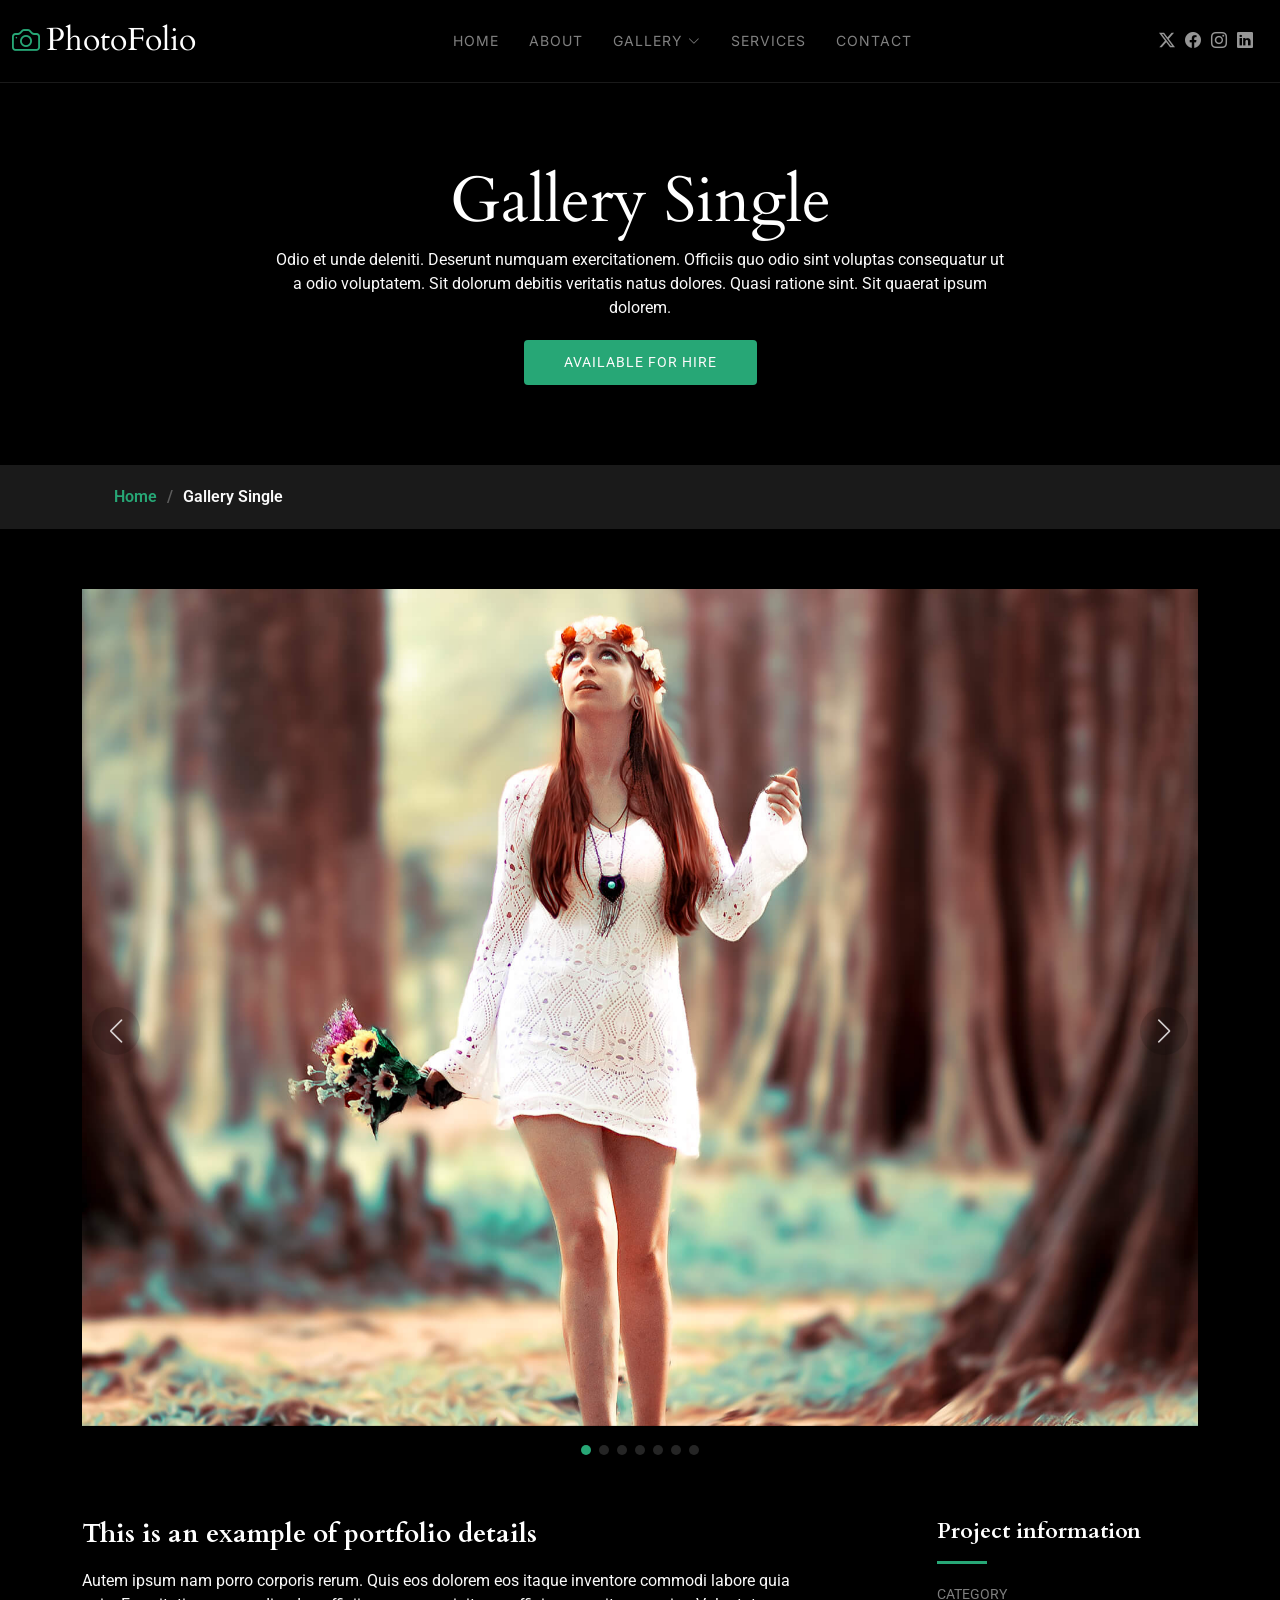
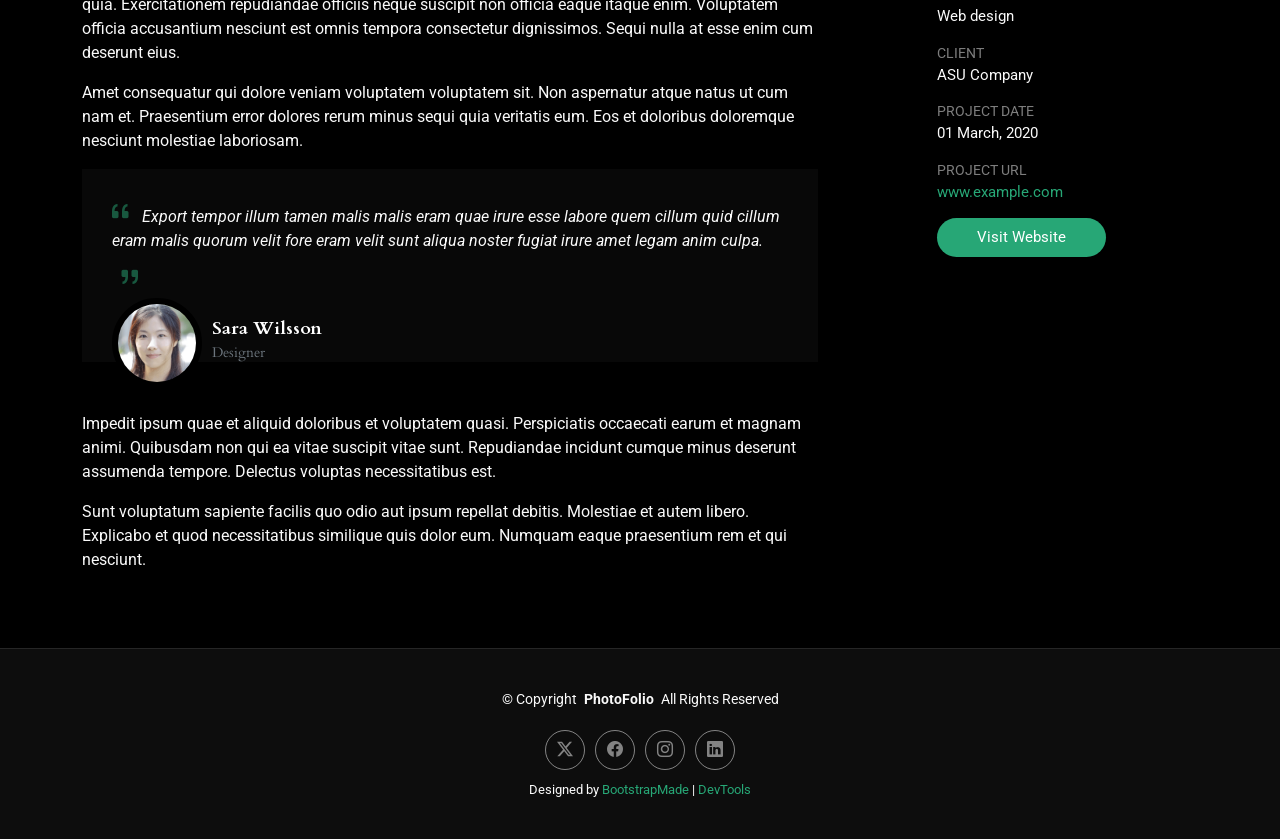
<file: gallery-single.html>
<!DOCTYPE html>
<html lang="en">

<head>
  <meta charset="utf-8">
  <meta content="width=device-width, initial-scale=1.0" name="viewport">
  <title>Gallery Single - PhotoFolio Bootstrap Template</title>
  <meta name="description" content="">
  <meta name="keywords" content="">

  <!-- Favicons -->
  <link href="assets/img/favicon.png" rel="icon">
  <link href="assets/img/apple-touch-icon.png" rel="apple-touch-icon">

  <!-- Fonts -->
  <link href="https://fonts.googleapis.com" rel="preconnect">
  <link href="https://fonts.gstatic.com" rel="preconnect" crossorigin>
  <link href="https://fonts.googleapis.com/css2?family=Roboto:ital,wght@0,100;0,300;0,400;0,500;0,700;0,900;1,100;1,300;1,400;1,500;1,700;1,900&family=Inter:wght@100;200;300;400;500;600;700;800;900&family=Cardo:ital,wght@0,400;0,700;1,400;1,700&display=swap" rel="stylesheet">

  <!-- Vendor CSS Files -->
  <link href="assets/vendor/bootstrap/css/bootstrap.min.css" rel="stylesheet">
  <link href="assets/vendor/bootstrap-icons/bootstrap-icons.css" rel="stylesheet">
  <link href="assets/vendor/aos/aos.css" rel="stylesheet">
  <link href="assets/vendor/glightbox/css/glightbox.min.css" rel="stylesheet">
  <link href="assets/vendor/swiper/swiper-bundle.min.css" rel="stylesheet">

  <!-- Main CSS File -->
  <link href="assets/css/main.css" rel="stylesheet">

  <!-- =======================================================
  * Template Name: PhotoFolio
  * Template URL: https://bootstrapmade.com/photofolio-bootstrap-photography-website-template/
  * Updated: Aug 07 2024 with Bootstrap v5.3.3
  * Author: BootstrapMade.com
  * License: https://bootstrapmade.com/license/
  ======================================================== -->
</head>

<body class="gallery-single-page">

  <header id="header" class="header d-flex align-items-center sticky-top">
    <div class="container-fluid position-relative d-flex align-items-center justify-content-between">

      <a href="index.html" class="logo d-flex align-items-center me-auto me-xl-0">
        <!-- Uncomment the line below if you also wish to use an image logo -->
        <!-- <img src="assets/img/logo.png" alt=""> -->
        <i class="bi bi-camera"></i>
        <h1 class="sitename">PhotoFolio</h1>
      </a>

      <nav id="navmenu" class="navmenu">
        <ul>
          <li><a href="index.html">Home<br></a></li>
          <li><a href="about.html">About</a></li>
          <li class="dropdown"><a href="gallery.html"><span>Gallery</span> <i class="bi bi-chevron-down toggle-dropdown"></i></a>
            <ul>
              <li><a href="gallery.html">Nature</a></li>
              <li><a href="gallery.html">People</a></li>
              <li><a href="gallery.html">Architecture</a></li>
              <li><a href="gallery.html">Animals</a></li>
              <li><a href="gallery.html">Sports</a></li>
              <li><a href="gallery.html">Travel</a></li>
            </ul>
          </li>
          <li><a href="services.html">Services</a></li>
          <li><a href="contact.html">Contact</a></li>
        </ul>
        <i class="mobile-nav-toggle d-xl-none bi bi-list"></i>
      </nav>

      <div class="header-social-links">
        <a href="#" class="twitter"><i class="bi bi-twitter-x"></i></a>
        <a href="#" class="facebook"><i class="bi bi-facebook"></i></a>
        <a href="#" class="instagram"><i class="bi bi-instagram"></i></a>
        <a href="#" class="linkedin"><i class="bi bi-linkedin"></i></a>
      </div>

    </div>
  </header>

  <main class="main">

    <!-- Page Title -->
    <div class="page-title" data-aos="fade">
      <div class="heading">
        <div class="container">
          <div class="row d-flex justify-content-center text-center">
            <div class="col-lg-8">
              <h1>Gallery Single</h1>
              <p class="mb-0">Odio et unde deleniti. Deserunt numquam exercitationem. Officiis quo odio sint voluptas consequatur ut a odio voluptatem. Sit dolorum debitis veritatis natus dolores. Quasi ratione sint. Sit quaerat ipsum dolorem.</p>
              <a href="contact.html" class="cta-btn">Available for Hire<br></a>
            </div>
          </div>
        </div>
      </div>
      <nav class="breadcrumbs">
        <div class="container">
          <ol>
            <li><a href="index.html">Home</a></li>
            <li class="current">Gallery Single</li>
          </ol>
        </div>
      </nav>
    </div><!-- End Page Title -->

    <!-- Gallery Details Section -->
    <section id="gallery-details" class="gallery-details section">

      <div class="container" data-aos="fade-up">

        <div class="portfolio-details-slider swiper init-swiper">
          <script type="application/json" class="swiper-config">
            {
              "loop": true,
              "speed": 600,
              "autoplay": {
                "delay": 5000
              },
              "slidesPerView": "auto",
              "navigation": {
                "nextEl": ".swiper-button-next",
                "prevEl": ".swiper-button-prev"
              },
              "pagination": {
                "el": ".swiper-pagination",
                "type": "bullets",
                "clickable": true
              }
            }
          </script>
          <div class="swiper-wrapper align-items-center">

            <div class="swiper-slide">
              <img src="assets/img/gallery/gallery-8.jpg" alt="">
            </div>

            <div class="swiper-slide">
              <img src="assets/img/gallery/gallery-9.jpg" alt="">
            </div>

            <div class="swiper-slide">
              <img src="assets/img/gallery/gallery-10.jpg" alt="">
            </div>

            <div class="swiper-slide">
              <img src="assets/img/gallery/gallery-11.jpg" alt="">
            </div>

            <div class="swiper-slide">
              <img src="assets/img/gallery/gallery-12.jpg" alt="">
            </div>

            <div class="swiper-slide">
              <img src="assets/img/gallery/gallery-13.jpg" alt="">
            </div>

            <div class="swiper-slide">
              <img src="assets/img/gallery/gallery-14.jpg" alt="">
            </div>

          </div>
          <div class="swiper-button-prev"></div>
          <div class="swiper-button-next"></div>
          <div class="swiper-pagination"></div>
        </div>

        <div class="row justify-content-between gy-4 mt-4">

          <div class="col-lg-8" data-aos="fade-up">
            <div class="portfolio-description">
              <h2>This is an example of portfolio details</h2>
              <p>
                Autem ipsum nam porro corporis rerum. Quis eos dolorem eos itaque inventore commodi labore quia quia. Exercitationem repudiandae officiis neque suscipit non officia eaque itaque enim. Voluptatem officia accusantium nesciunt est omnis tempora consectetur dignissimos. Sequi nulla at esse enim cum deserunt eius.
              </p>
              <p>
                Amet consequatur qui dolore veniam voluptatem voluptatem sit. Non aspernatur atque natus ut cum nam et. Praesentium error dolores rerum minus sequi quia veritatis eum. Eos et doloribus doloremque nesciunt molestiae laboriosam.
              </p>

              <div class="testimonial-item">
                <p>
                  <i class="bi bi-quote quote-icon-left"></i>
                  <span>Export tempor illum tamen malis malis eram quae irure esse labore quem cillum quid cillum eram malis quorum velit fore eram velit sunt aliqua noster fugiat irure amet legam anim culpa.</span>
                  <i class="bi bi-quote quote-icon-right"></i>
                </p>
                <div>
                  <img src="assets/img/testimonials/testimonials-2.jpg" class="testimonial-img" alt="">
                  <h3>Sara Wilsson</h3>
                  <h4>Designer</h4>
                </div>
              </div>

              <p>
                Impedit ipsum quae et aliquid doloribus et voluptatem quasi. Perspiciatis occaecati earum et magnam animi. Quibusdam non qui ea vitae suscipit vitae sunt. Repudiandae incidunt cumque minus deserunt assumenda tempore. Delectus voluptas necessitatibus est.
              </p>

              <p>
                Sunt voluptatum sapiente facilis quo odio aut ipsum repellat debitis. Molestiae et autem libero. Explicabo et quod necessitatibus similique quis dolor eum. Numquam eaque praesentium rem et qui nesciunt.
              </p>

            </div>
          </div>

          <div class="col-lg-3" data-aos="fade-up" data-aos-delay="100">
            <div class="portfolio-info">
              <h3>Project information</h3>
              <ul>
                <li><strong>Category</strong> Web design</li>
                <li><strong>Client</strong> ASU Company</li>
                <li><strong>Project date</strong> 01 March, 2020</li>
                <li><strong>Project URL</strong> <a href="#">www.example.com</a></li>
                <li><a href="#" class="btn-visit align-self-start">Visit Website</a></li>
              </ul>
            </div>
          </div>

        </div>

      </div>

    </section><!-- /Gallery Details Section -->

  </main>

  <footer id="footer" class="footer">

    <div class="container">
      <div class="copyright text-center ">
        <p>© <span>Copyright</span> <strong class="px-1 sitename">PhotoFolio</strong> <span>All Rights Reserved</span></p>
      </div>
      <div class="social-links d-flex justify-content-center">
        <a href=""><i class="bi bi-twitter-x"></i></a>
        <a href=""><i class="bi bi-facebook"></i></a>
        <a href=""><i class="bi bi-instagram"></i></a>
        <a href=""><i class="bi bi-linkedin"></i></a>
      </div>
      <div class="credits">
        <!-- All the links in the footer should remain intact. -->
        <!-- You can delete the links only if you've purchased the pro version. -->
        <!-- Licensing information: https://bootstrapmade.com/license/ -->
        <!-- Purchase the pro version with working PHP/AJAX contact form: [buy-url] -->
        Designed by <a href="https://bootstrapmade.com/">BootstrapMade</a> | <a href="https://bootstrapmade.com/tools/">DevTools</a>
      </div>
    </div>

  </footer>

  <!-- Scroll Top -->
  <a href="#" id="scroll-top" class="scroll-top d-flex align-items-center justify-content-center"><i class="bi bi-arrow-up-short"></i></a>

  <!-- Preloader -->
  <div id="preloader">
    <div class="line"></div>
  </div>

  <!-- Vendor JS Files -->
  <script src="assets/vendor/bootstrap/js/bootstrap.bundle.min.js"></script>
  <script src="assets/vendor/php-email-form/validate.js"></script>
  <script src="assets/vendor/aos/aos.js"></script>
  <script src="assets/vendor/glightbox/js/glightbox.min.js"></script>
  <script src="assets/vendor/swiper/swiper-bundle.min.js"></script>

  <!-- Main JS File -->
  <script src="assets/js/main.js"></script>

</body>

</html>
</file>
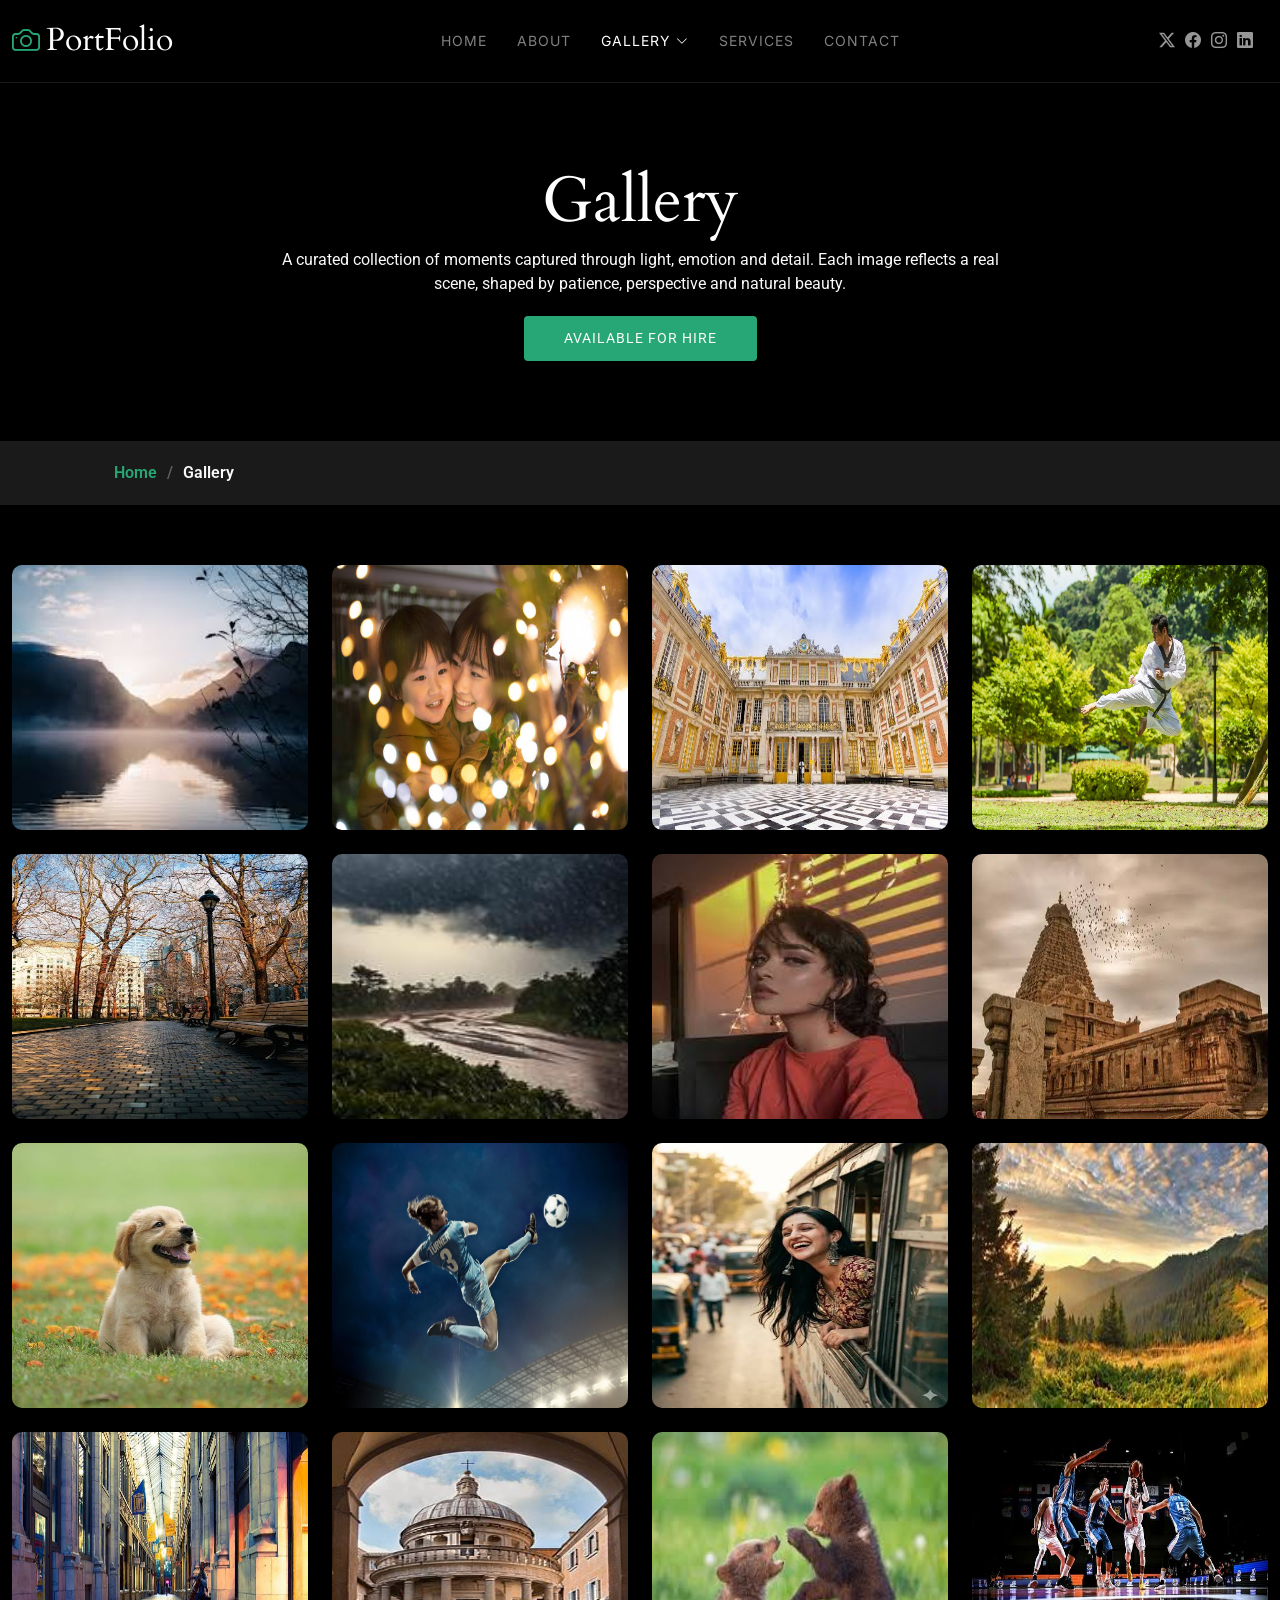
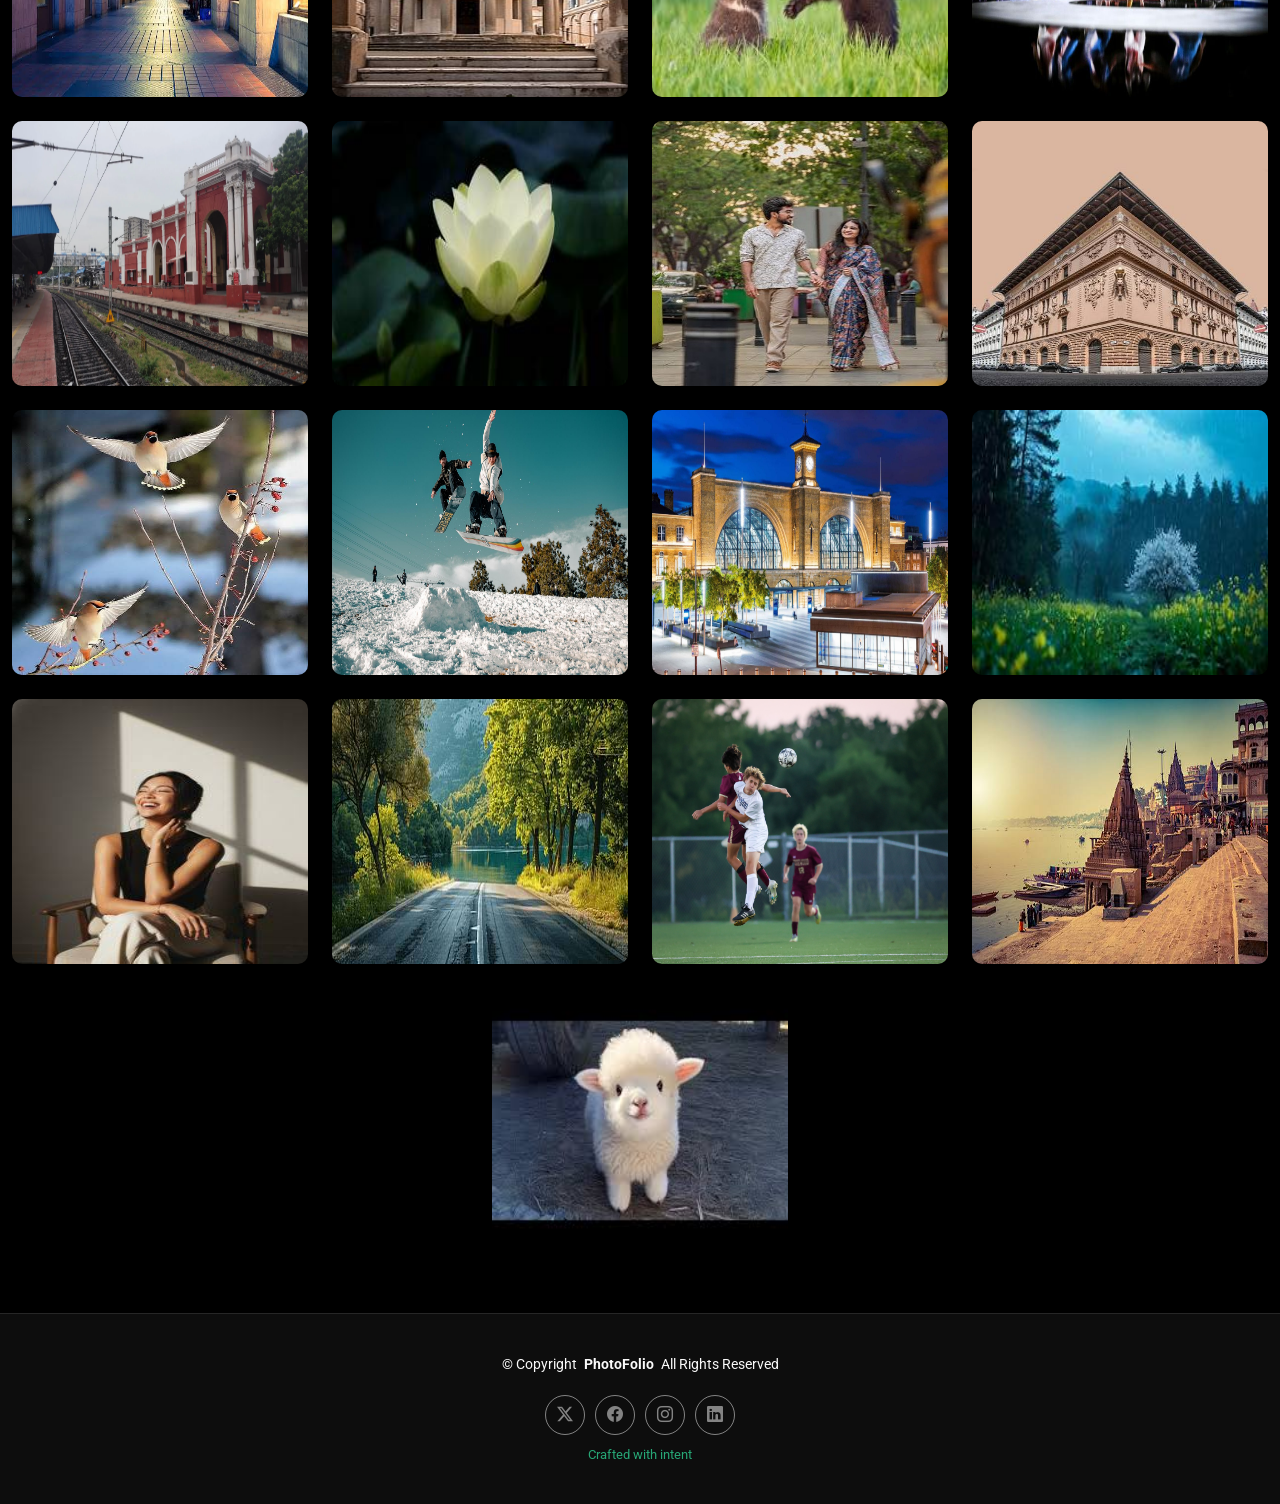
<file: gallery.html>
<!DOCTYPE html>
<html lang="en">

<head>
  <meta charset="utf-8">
  <meta content="width=device-width, initial-scale=1.0" name="viewport">
  <title>Gallery - PhotoFolio Bootstrap Template</title>
  <meta name="description" content="">
  <meta name="keywords" content="">

  <!-- Favicons -->
  <link href="assets/img/favicon.png" rel="icon">
  <link href="assets/img/apple-touch-icon.png" rel="apple-touch-icon">

  <!-- Fonts -->
  <link href="https://fonts.googleapis.com" rel="preconnect">
  <link href="https://fonts.gstatic.com" rel="preconnect" crossorigin>
  <link href="https://fonts.googleapis.com/css2?family=Roboto:ital,wght@0,100;0,300;0,400;0,500;0,700;0,900;1,100;1,300;1,400;1,500;1,700;1,900&family=Inter:wght@100;200;300;400;500;600;700;800;900&family=Cardo:ital,wght@0,400;0,700;1,400;1,700&display=swap" rel="stylesheet">

  <!-- Vendor CSS Files -->
  <link href="assets/vendor/bootstrap/css/bootstrap.min.css" rel="stylesheet">
  <link href="assets/vendor/bootstrap-icons/bootstrap-icons.css" rel="stylesheet">
  <link href="assets/vendor/aos/aos.css" rel="stylesheet">
  <link href="assets/vendor/glightbox/css/glightbox.min.css" rel="stylesheet">
  <link href="assets/vendor/swiper/swiper-bundle.min.css" rel="stylesheet">

  <!-- Main CSS File -->
  <link href="assets/css/main.css" rel="stylesheet">

  <!-- =======================================================
  * Template Name: PhotoFolio
  * Template URL: https://bootstrapmade.com/photofolio-bootstrap-photography-website-template/
  * Updated: Aug 07 2024 with Bootstrap v5.3.3
  * Author: BootstrapMade.com
  * License: https://bootstrapmade.com/license/
  ======================================================== -->
</head>

<body class="gallery-page">

  <header id="header" class="header d-flex align-items-center sticky-top">
    <div class="container-fluid position-relative d-flex align-items-center justify-content-between">

      <a href="index.html" class="logo d-flex align-items-center me-auto me-xl-0">
        <!-- Uncomment the line below if you also wish to use an image logo -->
        <!-- <img src="assets/img/logo.png" alt=""> -->
        <i class="bi bi-camera"></i>
        <h1 class="sitename">PortFolio</h1>
      </a>

      <nav id="navmenu" class="navmenu">
        <ul>
          <li><a href="index.html">Home<br></a></li>
          <li><a href="about.html">About</a></li>
          <li class="dropdown"><a href="gallery.html" class="active"><span>Gallery</span> <i class="bi bi-chevron-down toggle-dropdown"></i></a>

  <ul>
    <li><a href="#" onclick="filterGallery('all'); setActive(this); return false;">All</a></li>
    <li><a href="#" onclick="filterGallery('nature'); setActive(this); return false;">Nature</a></li>
    <li><a href="#" onclick="filterGallery('people'); setActive(this); return false;">People</a></li>
    <li><a href="#" onclick="filterGallery('architecture'); setActive(this); return false;">Architecture</a></li>
    <li><a href="#" onclick="filterGallery('animals'); setActive(this); return false;">Animals</a></li>
    <li><a href="#" onclick="filterGallery('sports'); setActive(this); return false;">Sports</a></li>
    <li><a href="#" onclick="filterGallery('travel'); setActive(this); return false;">Travel</a></li>
  </ul>
</li>
          <li><a href="services.html">Services</a></li>
          <li><a href="contact.html">Contact</a></li>
        </ul>
        <i class="mobile-nav-toggle d-xl-none bi bi-list"></i>
      </nav>

      <div class="header-social-links">
        <a href="#" class="twitter"><i class="bi bi-twitter-x"></i></a>
        <a href="#" class="facebook"><i class="bi bi-facebook"></i></a>
        <a href="#" class="instagram"><i class="bi bi-instagram"></i></a>
        <a href="#" class="linkedin"><i class="bi bi-linkedin"></i></a>
      </div>

    </div>
  </header>

  <main class="main">

    <!-- Page Title -->
    <div class="page-title" data-aos="fade">
      <div class="heading">
        <div class="container">
          <div class="row d-flex justify-content-center text-center">
            <div class="col-lg-8">
              <h1>Gallery</h1>
              <p class="mb-0">A curated collection of moments captured through light, emotion and detail. Each image reflects a real scene, shaped by patience, perspective and natural beauty.</p>
              <a href="contact.html" class="cta-btn">Available for Hire<br></a>
            </div>
          </div>
        </div>
      </div>
      <nav class="breadcrumbs">
        <div class="container">
          <ol>
            <li><a href="index.html">Home</a></li>
            <li class="current">Gallery</li>
          </ol>
        </div>
      </nav>
    </div><!-- End Page Title -->

    
    <!-- Gallery Section -->
    <section id="gallery" class="gallery section">

      <div class="container-fluid" data-aos="fade-up" data-aos-delay="100">

        <div class="row gy-4 justify-content-center">

          <div class="col-xl-3 col-lg-4 col-md-6 photo nature">
            <div class="gallery-item h-100">
              <img src="assets/img/image (3).jpg" class="img-fluid" alt="" style="width: 600px; height: 265px;">
              <div class="gallery-links d-flex align-items-center justify-content-center">
                <a href="assets/img/image (3).jpg" title="Gallery 1" class="glightbox preview-link"><i class="bi bi-arrows-angle-expand"></i></a>
                <a href="gallery-single.html" class="details-link"><i class="bi bi-link-45deg"></i></a>
              </div>
            </div>
          </div><!-- End Gallery Item -->

          <div class="col-xl-3 col-lg-4 col-md-6 photo people">
            <div class="gallery-item h-100">
              <img src="assets/img/p-candid1.jpg" class="img-fluid" alt="" style="width: 600px; height: 265px;">
              <div class="gallery-links d-flex align-items-center justify-content-center">
                <a href="assets/img/p-candid1.jpg" title="Gallery 2" class="glightbox preview-link"><i class="bi bi-arrows-angle-expand"></i></a>
                <a href="gallery-single.html" class="details-link"><i class="bi bi-link-45deg"></i></a>
              </div>
            </div>
          </div><!-- End Gallery Item -->

            <div class="col-xl-3 col-lg-4 col-md-6 photo architecture">
            <div class="gallery-item h-100">
              <img src="assets/img/architecture(4).jpg" class="img-fluid" alt="" style="width: 600px; height: 265px;">
              <div class="gallery-links d-flex align-items-center justify-content-center">
                <a href="assets/img/architecture(4).jpg" title="Gallery 2" class="glightbox preview-link"><i class="bi bi-arrows-angle-expand"></i></a>
                <a href="gallery-single.html" class="details-link"><i class="bi bi-link-45deg"></i></a>
              </div>
            </div>
          </div><!-- End Gallery Item -->

              <div class="col-xl-3 col-lg-4 col-md-6 photo sports">
            <div class="gallery-item h-100">
              <img src="assets/img/sports1.jpg" class="img-fluid" alt="" style="width: 600px; height: 265px;">
              <div class="gallery-links d-flex align-items-center justify-content-center">
                <a href="assets/img/sports1.jpg" title="Gallery 2" class="glightbox preview-link"><i class="bi bi-arrows-angle-expand"></i></a>
                <a href="gallery-single.html" class="details-link"><i class="bi bi-link-45deg"></i></a>
              </div>
            </div>
          </div><!-- End Gallery Item -->

            <div class="col-xl-3 col-lg-4 col-md-6 photo travel">
            <div class="gallery-item h-100">
              <img src="assets/img/t-street1.jpg" class="img-fluid" alt="" style="width: 600px; height: 265px;">
              <div class="gallery-links d-flex align-items-center justify-content-center">
                <a href="assets/img/t-street1.jpg" title="Gallery 2" class="glightbox preview-link"><i class="bi bi-arrows-angle-expand"></i></a>
                <a href="gallery-single.html" class="details-link"><i class="bi bi-link-45deg"></i></a>
              </div>
            </div>
          </div><!-- End Gallery Item -->

            <div class="col-xl-3 col-lg-4 col-md-6 photo nature">
            <div class="gallery-item h-100">
              <img src="assets/img/n-rain.jpg" class="img-fluid" alt="" style="width: 600px; height: 265px;">
              <div class="gallery-links d-flex align-items-center justify-content-center">
                <a href="assets/img/n-rain.jpg" title="Gallery 2" class="glightbox preview-link"><i class="bi bi-arrows-angle-expand"></i></a>
                <a href="gallery-single.html" class="details-link"><i class="bi bi-link-45deg"></i></a>
              </div>
            </div>
          </div><!-- End Gallery Item -->

            <div class="col-xl-3 col-lg-4 col-md-6 photo people">
            <div class="gallery-item h-100">
              <img src="assets/img/p.jpg"class="img-fluid" alt="" style="width: 600px; height: 265px;">
              <div class="gallery-links d-flex align-items-center justify-content-center">
                <a href="assets/img/p.jpg" title="Gallery 2" class="glightbox preview-link"><i class="bi bi-arrows-angle-expand"></i></a>
                <a href="gallery-single.html" class="details-link"><i class="bi bi-link-45deg"></i></a>
              </div>
            </div>
          </div><!-- End Gallery Item -->

            <div class="col-xl-3 col-lg-4 col-md-6 photo architecture">
            <div class="gallery-item h-100">
              <img src="assets/img/architecture5.jpg" class="img-fluid" alt="" style="width: 600px; height: 265px;">
              <div class="gallery-links d-flex align-items-center justify-content-center">
                <a href="assets/img/architecture5.jpg" title="Gallery 2" class="glightbox preview-link"><i class="bi bi-arrows-angle-expand"></i></a>
                <a href="gallery-single.html" class="details-link"><i class="bi bi-link-45deg"></i></a>
              </div>
            </div>
          </div><!-- End Gallery Item -->

            <div class="col-xl-3 col-lg-4 col-md-6 photo animals">
            <div class="gallery-item h-100">
              <img src="assets/img/animals2.jpg" class="img-fluid" alt="" style="width: 600px; height: 265px;">
              <div class="gallery-links d-flex align-items-center justify-content-center">
                <a href="assets/img/animals2.jpg" title="Gallery 2" class="glightbox preview-link"><i class="bi bi-arrows-angle-expand"></i></a>
                <a href="gallery-single.html" class="details-link"><i class="bi bi-link-45deg"></i></a>
              </div>
            </div>
          </div><!-- End Gallery Item -->
             
            <div class="col-xl-3 col-lg-4 col-md-6 photo sports">
            <div class="gallery-item h-100">
              <img src="assets/img/sports2.jpg" class="img-fluid" alt="" style="width: 600px; height: 265px;">
              <div class="gallery-links d-flex align-items-center justify-content-center">
                <a href="assets/img/sports2.jpg" title="Gallery 2" class="glightbox preview-link"><i class="bi bi-arrows-angle-expand"></i></a>
                <a href="gallery-single.html" class="details-link"><i class="bi bi-link-45deg"></i></a>
              </div>
            </div>
          </div><!-- End Gallery Item -->

            <div class="col-xl-3 col-lg-4 col-md-6 photo travel">
            <div class="gallery-item h-100">
              <img src="assets/img/t-2.jpg" class="img-fluid" alt="" style="width: 600px; height: 265px;">
              <div class="gallery-links d-flex align-items-center justify-content-center">
                <a href="assets/img/t-2.jpg" title="Gallery 2" class="glightbox preview-link"><i class="bi bi-arrows-angle-expand"></i></a>
                <a href="gallery-single.html" class="details-link"><i class="bi bi-link-45deg"></i></a>
              </div>
            </div>
          </div><!-- End Gallery Item -->

            <div class="col-xl-3 col-lg-4 col-md-6 photo nature">
            <div class="gallery-item h-100">
              <img src="assets/img/n-mountain1.jpg" class="img-fluid" alt="" style="width: 600px; height: 265px;">
              <div class="gallery-links d-flex align-items-center justify-content-center">
                <a href="assets/img/n-mountain1.jpg" title="Gallery 2" class="glightbox preview-link"><i class="bi bi-arrows-angle-expand"></i></a>
                <a href="gallery-single.html" class="details-link"><i class="bi bi-link-45deg"></i></a>
              </div>
            </div>
          </div><!-- End Gallery Item -->

          <div class="col-xl-3 col-lg-4 col-md-6 photo people">
            <div class="gallery-item h-100">
              <img src="assets/img/street1.jpg" class="img-fluid" alt="" style="width: 600px; height: 265px;">
              <div class="gallery-links d-flex align-items-center justify-content-center">
                <a href="assets/img/street1.jpg" title="Gallery 3" class="glightbox preview-link"><i class="bi bi-arrows-angle-expand"></i></a>
                <a href="gallery-single.html" class="details-link"><i class="bi bi-link-45deg"></i></a>
              </div>
            </div>
          </div><!-- End Gallery Item -->

          <div class="col-xl-3 col-lg-4 col-md-6 photo architecture">
            <div class="gallery-item h-100">
              <img src="assets/img/architecture(3).jpg" class="img-fluid" alt="" style="width: 600px; height: 265px;">
              <div class="gallery-links d-flex align-items-center justify-content-center">
                <a href="assets/img/architecture(3).jpg" title="Gallery 4" class="glightbox preview-link"><i class="bi bi-arrows-angle-expand"></i></a>
                <a href="gallery-single.html" class="details-link"><i class="bi bi-link-45deg"></i></a>
              </div>
            </div>
          </div><!-- End Gallery Item -->

          <div class="col-xl-3 col-lg-4 col-md-6 photo animals">
            <div class="gallery-item h-100">
              <img src="assets/img/animals(!).jpg" class="img-fluid" alt="" style="width: 600px; height: 265px;">
              <div class="gallery-links d-flex align-items-center justify-content-center">
                <a href="assets/img/animals(1).jpg" title="Gallery 5" class="glightbox preview-link"><i class="bi bi-arrows-angle-expand"></i></a>
                <a href="gallery-single.html" class="details-link"><i class="bi bi-link-45deg"></i></a>
              </div>
            </div>
          </div><!-- End Gallery Item -->

          <div class="col-xl-3 col-lg-4 col-md-6 photo sports">
            <div class="gallery-item h-100">
              <img src="assets/img/sports3.jpg" class="img-fluid" alt="" style="width: 600px; height: 265px;">
              <div class="gallery-links d-flex align-items-center justify-content-center">
                <a href="assets/img/sports3.jpg" title="Gallery 6" class="glightbox preview-link"><i class="bi bi-arrows-angle-expand"></i></a>
                <a href="gallery-single.html" class="details-link"><i class="bi bi-link-45deg"></i></a>
              </div>
            </div>
          </div><!-- End Gallery Item -->

          <div class="col-xl-3 col-lg-4 col-md-6 photo travel">
            <div class="gallery-item h-100">
              <img src="assets/img/t3.webp" class="img-fluid" alt="" style="width: 600px; height: 265px;">
              <div class="gallery-links d-flex align-items-center justify-content-center">
                <a href="assets/img/t3.webp" title="Gallery 7" class="glightbox preview-link"><i class="bi bi-arrows-angle-expand"></i></a>
                <a href="gallery-single.html" class="details-link"><i class="bi bi-link-45deg"></i></a>
              </div>
            </div>
          </div><!-- End Gallery Item -->

          <div class="col-xl-3 col-lg-4 col-md-6 photo nature">
            <div class="gallery-item h-100">
              <img src="assets/img/n-flower1.jpg" class="img-fluid" alt="" style="width: 600px; height: 265px;">
              <div class="gallery-links d-flex align-items-center justify-content-center">
                <a href="assets/img/n-flower1.jpg" title="Gallery 8" class="glightbox preview-link"><i class="bi bi-arrows-angle-expand"></i></a>
                <a href="gallery-single.html" class="details-link"><i class="bi bi-link-45deg"></i></a>
              </div>
            </div>
          </div><!-- End Gallery Item -->

            <div class="col-xl-3 col-lg-4 col-md-6 photo people">
            <div class="gallery-item h-100">
              <img src="assets/img/p-candid4.jpg" class="img-fluid" alt="" style="width: 600px; height: 265px;">
              <div class="gallery-links d-flex align-items-center justify-content-center">
                <a href="assets/img/p-candid4.jpg" title="Gallery 8" class="glightbox preview-link"><i class="bi bi-arrows-angle-expand"></i></a>
                <a href="gallery-single.html" class="details-link"><i class="bi bi-link-45deg"></i></a>
              </div>
            </div>
          </div><!-- End Gallery Item -->

            <div class="col-xl-3 col-lg-4 col-md-6 photo architecture">
            <div class="gallery-item h-100">
              <img src="assets/img/architecture(5).jpg" class="img-fluid" alt="" style="width: 600px; height: 265px;">
              <div class="gallery-links d-flex align-items-center justify-content-center">
                <a href="assets/img/architecture(5).jpg" title="Gallery 8" class="glightbox preview-link"><i class="bi bi-arrows-angle-expand"></i></a>
                <a href="gallery-single.html" class="details-link"><i class="bi bi-link-45deg"></i></a>
              </div>
            </div>
          </div><!-- End Gallery Item -->

            <div class="col-xl-3 col-lg-4 col-md-6 photo animals">
            <div class="gallery-item h-100">
              <img src="assets/img/animals1.jpg" class="img-fluid" alt="" style="width : 600px; height : 265px;">
              <div class="gallery-links d-flex align-items-center justify-content-center">
                <a href="assets/img/animals1.jpg" title="Gallery 8" class="glightbox preview-link"><i class="bi bi-arrows-angle-expand"></i></a>
                <a href="gallery-single.html" class="details-link"><i class="bi bi-link-45deg"></i></a>
              </div>
            </div>
          </div><!-- End Gallery Item -->

            <div class="col-xl-3 col-lg-4 col-md-6 photo sports">
            <div class="gallery-item h-100">
              <img src="assets/img/sports4.jpg" class="img-fluid" alt="" style="width: 600px; height: 265px;">
              <div class="gallery-links d-flex align-items-center justify-content-center">
                <a href="assets/img/sports4.jpg" title="Gallery 8" class="glightbox preview-link"><i class="bi bi-arrows-angle-expand"></i></a>
                <a href="gallery-single.html" class="details-link"><i class="bi bi-link-45deg"></i></a>
              </div>
            </div>
          </div><!-- End Gallery Item -->

            <div class="col-xl-3 col-lg-4 col-md-6 photo travel">
            <div class="gallery-item h-100">
              <img src="assets/img/t4.jpg" class="img-fluid" alt="" style="width: 600px; height: 265px;">
              <div class="gallery-links d-flex align-items-center justify-content-center">
                <a href="assets/img/t4.jpg" title="Gallery 8" class="glightbox preview-link"><i class="bi bi-arrows-angle-expand"></i></a>
                <a href="gallery-single.html" class="details-link"><i class="bi bi-link-45deg"></i></a>
              </div>
            </div>
          </div><!-- End Gallery Item -->

            <div class="col-xl-3 col-lg-4 col-md-6 photo nature">
            <div class="gallery-item h-100">
              <img src="assets/img/n - rain2.m35M2sBUgQj-GcMeDMrdKQHaE7" class="img-fluid" alt="" style="width: 600px; height: 265px;">
              <div class="gallery-links d-flex align-items-center justify-content-center">
                <a href="assets/img/n - rain2.m35M2sBUgQj-GcMeDMrdKQHaE7" title="Gallery 8" class="glightbox preview-link"><i class="bi bi-arrows-angle-expand"></i></a>
                <a href="gallery-single.html" class="details-link"><i class="bi bi-link-45deg"></i></a>
              </div>
            </div>
          </div><!-- End Gallery Item -->

            <div class="col-xl-3 col-lg-4 col-md-6 photo people">
            <div class="gallery-item h-100">
              <img src="assets/img/p-lifestyle2.jpg" class="img-fluid" alt="" style="width: 600px; height: 265px;">
              <div class="gallery-links d-flex align-items-center justify-content-center">
                <a href="assets/img/p-lifestyle2.jpg" title="Gallery 8" class="glightbox preview-link"><i class="bi bi-arrows-angle-expand"></i></a>
                <a href="gallery-single.html" class="details-link"><i class="bi bi-link-45deg"></i></a>
              </div>
            </div>
          </div><!-- End Gallery Item -->

            <div class="col-xl-3 col-lg-4 col-md-6 photo travel">
            <div class="gallery-item h-100">
              <img src="assets/img/travel1.jpg" class="img-fluid" alt="" style="width: 600px; height: 265px;">
              <div class="gallery-links d-flex align-items-center justify-content-center">
                <a href="assets/img/travel1.jpg" title="Gallery 8" class="glightbox preview-link"><i class="bi bi-arrows-angle-expand"></i></a>
                <a href="gallery-single.html" class="details-link"><i class="bi bi-link-45deg"></i></a>
              </div>
            </div>
          </div><!-- End Gallery Item -->

            <div class="col-xl-3 col-lg-4 col-md-6 photo sports">
            <div class="gallery-item h-100">
              <img src="assets/img/sports5.jpg" class="img-fluid" alt="" style="width: 600px; height: 265px;">
              <div class="gallery-links d-flex align-items-center justify-content-center">
                <a href="assets/img/sports5.jpg" title="Gallery 8" class="glightbox preview-link"><i class="bi bi-arrows-angle-expand"></i></a>
                <a href="gallery-single.html" class="details-link"><i class="bi bi-link-45deg"></i></a>
              </div>
            </div>
          </div><!-- End Gallery Item -->

            <div class="col-xl-3 col-lg-4 col-md-6 photo architecture">
            <div class="gallery-item h-100">
              <img src="assets/img/architecture6.jpg" class="img-fluid" alt="" style="width: 600px; height: 265px;">
              <div class="gallery-links d-flex align-items-center justify-content-center">
                <a href="assets/img/architecture6.jpg" title="Gallery 8" class="glightbox preview-link"><i class="bi bi-arrows-angle-expand"></i></a>
                <a href="gallery-single.html" class="details-link"><i class="bi bi-link-45deg"></i></a>
              </div>
            </div>
          </div><!-- End Gallery Item -->

            <div class="col-xl-3 col-lg-4 col-md-6 photo animals">
            <div class="gallery-item h-100">
              <img src="assets/img/animals.jpg" class="img-fluid" alt="" style="width: 600px; height: 265px;">
              <div class="gallery-links d-flex align-items-center justify-content-center">
                <a href="assets/img/animals.jpg" title="Gallery 8" class="glightbox preview-link"><i class="bi bi-arrows-angle-expand"></i></a>
                <a href="gallery-single.html" class="details-link"><i class="bi bi-link-45deg"></i></a>
              </div>
            </div>
          </div><!-- End Gallery Item -->

        </div>

      </div>

    </section><!-- /Gallery Section -->
  </main>

  <footer id="footer" class="footer">

    <div class="container">
      <div class="copyright text-center ">
        <p>© <span>Copyright</span> <strong class="px-1 sitename">PhotoFolio</strong> <span>All Rights Reserved</span></p>
      </div>
      <div class="social-links d-flex justify-content-center">
        <a href=""><i class="bi bi-twitter-x"></i></a>
        <a href=""><i class="bi bi-facebook"></i></a>
        <a href=""><i class="bi bi-instagram"></i></a>
        <a href=""><i class="bi bi-linkedin"></i></a>
      </div>
      <div class="credits">
        <!-- All the links in the footer should remain intact. -->
        <!-- You can delete the links only if you've purchased the pro version. -->
        <!-- Licensing information: https://bootstrapmade.com/license/ -->
        <!-- Purchase the pro version with working PHP/AJAX contact form: [buy-url] -->
        <a href="https://bootstrapmade.com/"> Crafted with intent</a> <a href="https://bootstrapmade.com/tools/"></a>
      </div>
    </div>

  </footer>

  <!-- Scroll Top -->
  <a href="#" id="scroll-top" class="scroll-top d-flex align-items-center justify-content-center"><i class="bi bi-arrow-up-short"></i></a>

  <!-- Preloader -->
  <div id="preloader">
    <div class="line"></div>
  </div>

  <!-- Vendor JS Files -->
  <script src="assets/vendor/bootstrap/js/bootstrap.bundle.min.js"></script>
  <script src="assets/vendor/php-email-form/validate.js"></script>
  <script src="assets/vendor/aos/aos.js"></script>
  <script src="assets/vendor/glightbox/js/glightbox.min.js"></script>
  <script src="assets/vendor/swiper/swiper-bundle.min.js"></script>

  <!-- Main JS File -->
  <script src="assets/js/main.js"></script>
   
  <script>
function filterGallery(category) {

    const items = document.querySelectorAll(".photo");

    items.forEach(function(item) {

        if (category === "all" || item.classList.contains(category)) {
            item.style.display = "";
        } else {
            item.style.display = "none";
        }

    });

}

function setActive(element){

    const links = document.querySelectorAll(".dropdown ul li a");

    links.forEach(function(link){
        link.classList.remove("active");
    });

    element.classList.add("active");

}
</script>
  

</body>

</html>
</file>
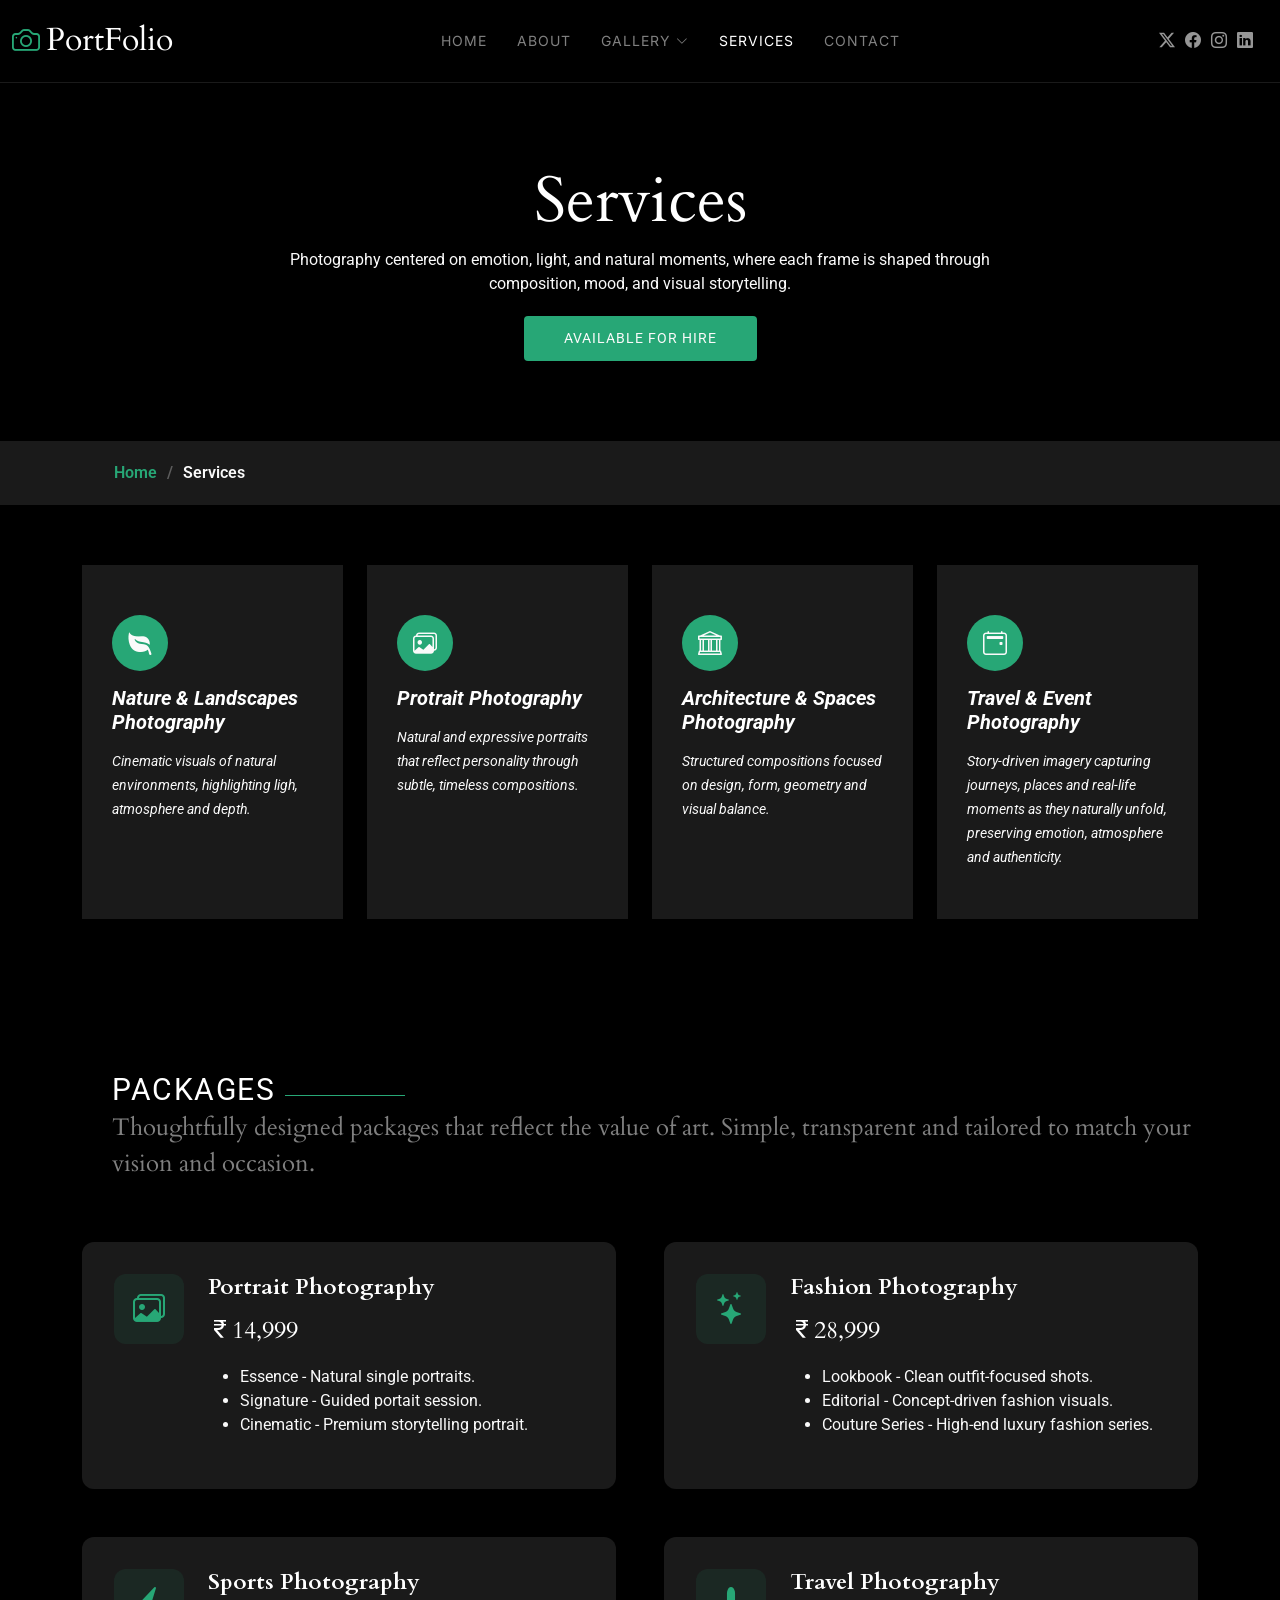
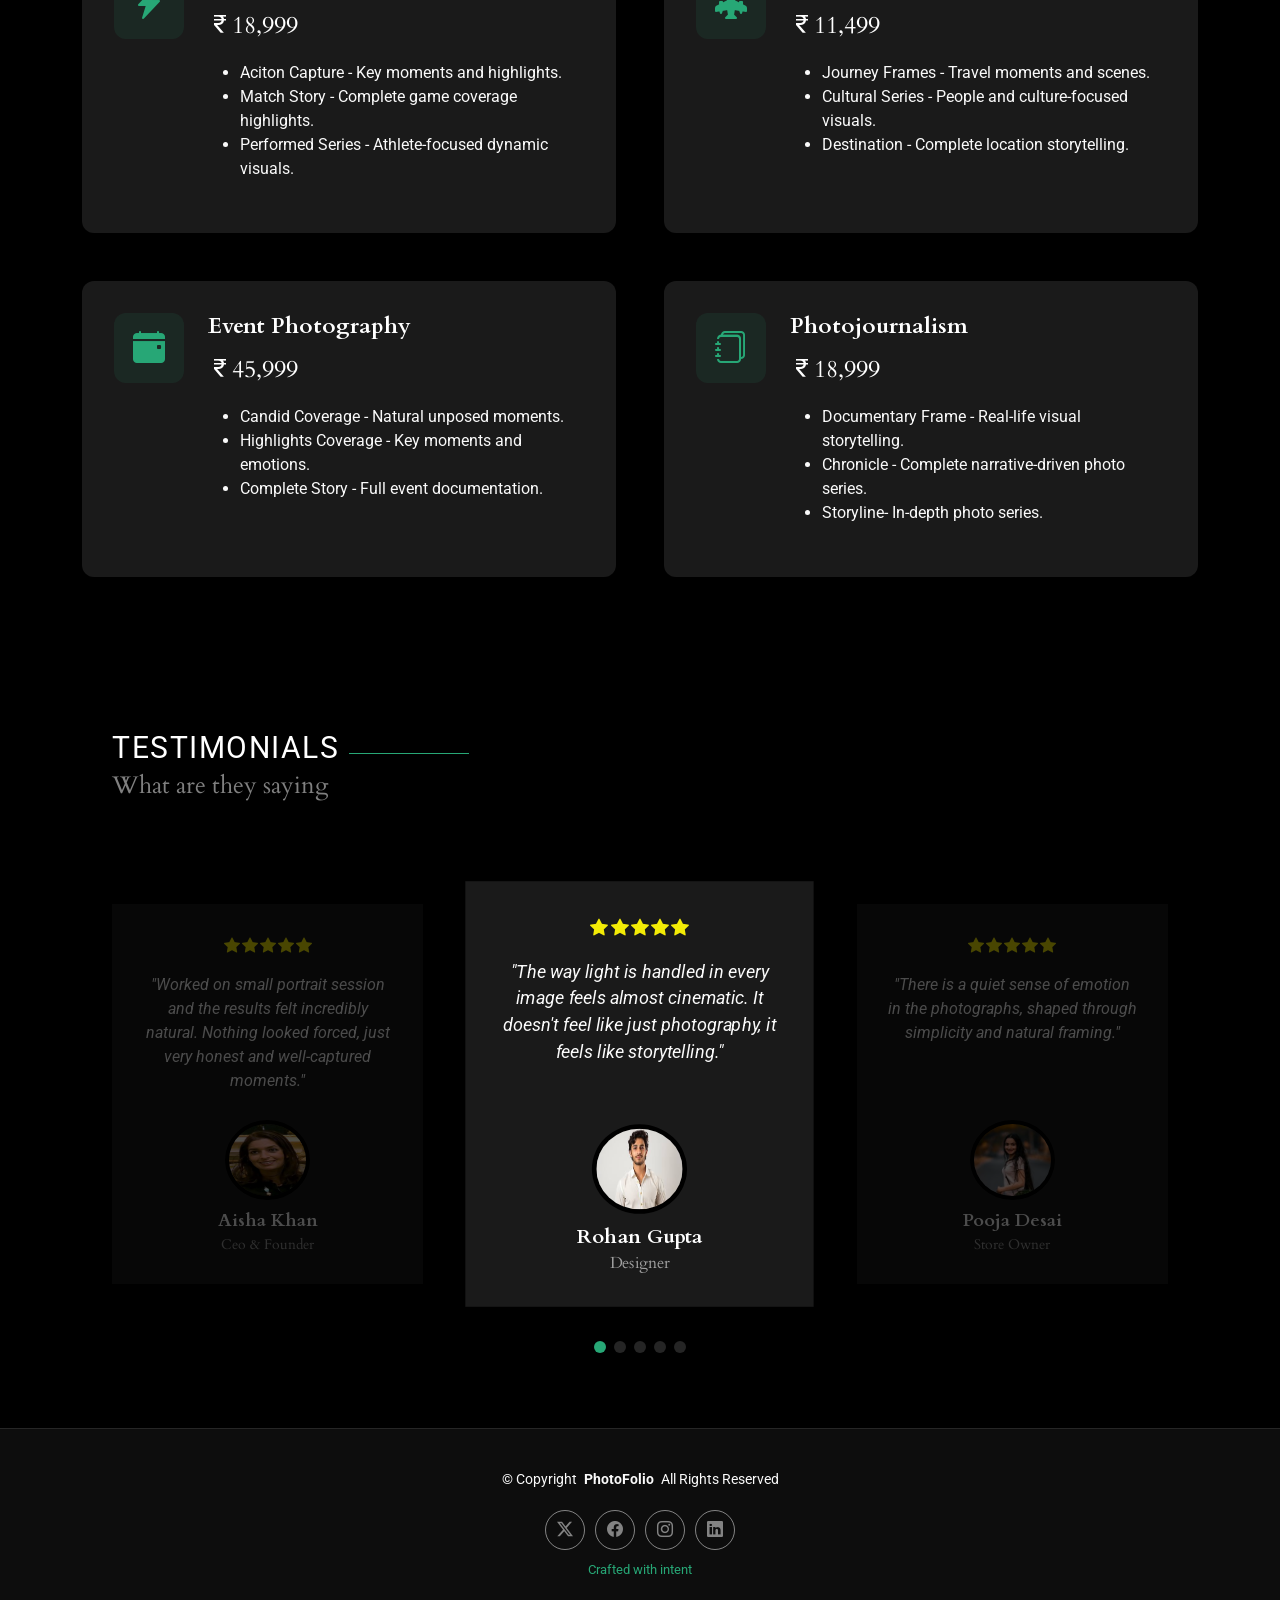
<file: services.html>
<!DOCTYPE html>
<html lang="en">

<head>
  <meta charset="utf-8">
  <meta content="width=device-width, initial-scale=1.0" name="viewport">
  <title>Services - PhotoFolio Bootstrap Template</title>
  <meta name="description" content="">
  <meta name="keywords" content="">

  <!-- Favicons -->
  <link href="assets/img/favicon.png" rel="icon">
  <link href="assets/img/apple-touch-icon.png" rel="apple-touch-icon">

  <!-- Fonts -->
  <link href="https://fonts.googleapis.com" rel="preconnect">
  <link href="https://fonts.gstatic.com" rel="preconnect" crossorigin>
  <link href="https://fonts.googleapis.com/css2?family=Roboto:ital,wght@0,100;0,300;0,400;0,500;0,700;0,900;1,100;1,300;1,400;1,500;1,700;1,900&family=Inter:wght@100;200;300;400;500;600;700;800;900&family=Cardo:ital,wght@0,400;0,700;1,400;1,700&display=swap" rel="stylesheet">

  <!-- Vendor CSS Files -->
  <link href="assets/vendor/bootstrap/css/bootstrap.min.css" rel="stylesheet">
  <link href="assets/vendor/bootstrap-icons/bootstrap-icons.css" rel="stylesheet">
  <link href="assets/vendor/aos/aos.css" rel="stylesheet">
  <link href="assets/vendor/glightbox/css/glightbox.min.css" rel="stylesheet">
  <link href="assets/vendor/swiper/swiper-bundle.min.css" rel="stylesheet">

  <!-- Main CSS File -->
  <link href="assets/css/main.css" rel="stylesheet">

  <link href = "assets/css/photo.css" rel = "stylesheet">

  <!-- =======================================================
  * Template Name: PhotoFolio
  * Template URL: https://bootstrapmade.com/photofolio-bootstrap-photography-website-template/
  * Updated: Aug 07 2024 with Bootstrap v5.3.3
  * Author: BootstrapMade.com
  * License: https://bootstrapmade.com/license/
  ======================================================== -->
</head>

<body class="services-page">

  <header id="header" class="header d-flex align-items-center sticky-top">
    <div class="container-fluid position-relative d-flex align-items-center justify-content-between">

      <a href="index.html" class="logo d-flex align-items-center me-auto me-xl-0">
        <!-- Uncomment the line below if you also wish to use an image logo -->
        <!-- <img src="assets/img/logo.png" alt=""> -->
        <i class="bi bi-camera"></i>
        <h1 class="sitename">PortFolio</h1>
      </a>

      <nav id="navmenu" class="navmenu">
        <ul>
          <li><a href="index.html">Home<br></a></li>
          <li><a href="about.html">About</a></li>
          <li class="dropdown"><a href="gallery.html"><span>Gallery</span> <i class="bi bi-chevron-down toggle-dropdown"></i></a>
            <ul>
              <li><a href="gallery.html">Nature</a></li>
              <li><a href="gallery.html">People</a></li>
              <li><a href="gallery.html">Architecture</a></li>
              <li><a href="gallery.html">Animals</a></li>
              <li><a href="gallery.html">Sports</a></li>
              <li><a href="gallery.html">Travel</a></li>
            </ul>
          </li>
          <li><a href="services.html" class="active">Services</a></li>
          <li><a href="contact.html">Contact</a></li>
        </ul>
        <i class="mobile-nav-toggle d-xl-none bi bi-list"></i>
      </nav>

      <div class="header-social-links">
        <a href="#" class="twitter"><i class="bi bi-twitter-x"></i></a>
        <a href="#" class="facebook"><i class="bi bi-facebook"></i></a>
        <a href="#" class="instagram"><i class="bi bi-instagram"></i></a>
        <a href="#" class="linkedin"><i class="bi bi-linkedin"></i></a>
      </div>

    </div>
  </header>

  <main class="main">

    <!-- Page Title -->
    <div class="page-title" data-aos="fade">
      <div class="heading">
        <div class="container">
          <div class="row d-flex justify-content-center text-center">
            <div class="col-lg-8">
              <h1>Services</h1>
              <p class="mb-0">Photography centered on emotion, light, and natural moments, where each frame is shaped through composition, mood, and visual storytelling.</p>
              <a href="contact.html" class="cta-btn">Available for Hire<br></a>
            </div>
          </div>
        </div>
      </div>
      <nav class="breadcrumbs">
        <div class="container">
          <ol>
            <li><a href="index.html">Home</a></li>
            <li class="current">Services</li>
          </ol>
        </div>
      </nav>
    </div><!-- End Page Title -->

    <!-- Services Section -->
     <section id="service" class="services section">

      <div class="container">

        <div class="row gy-4">

          <div class="col-xl-3 col-md-6 d-flex" data-aos="fade-up" data-aos-delay="100">
            <div class="service-item position-relative">
              <div class="icon"><i class="bi bi-leaf-fill"></i></div>
              <h4><a href="" class="stretched-link">Nature & Landscapes Photography</a></h4>
              <p>Cinematic visuals of natural environments, highlighting ligh, atmosphere and depth.</p>
            </div> 
        </div>
        <!-- End Service Item --> 
 
          <div class="col-xl-3 col-md-6 d-flex" data-aos="fade-up" data-aos-delay="200">
            <div class="service-item position-relative">
              <div class="icon"><i class="bi bi-images"></i></div>
              <h4><a href="" class="stretched-link">Protrait Photography</a></h4>
              <p>Natural and expressive portraits that reflect personality through subtle, timeless compositions.</p>
            </div> 
           </div>
           <!--End Service Item -->

         <div class="col-xl-3 col-md-6 d-flex" data-aos="fade-up" data-aos-delay="300">
            <div class="service-item position-relative">
              <div class="icon"><i class="bi bi-bank"></i></div>
              <h4><a href="" class="stretched-link"> Architecture & Spaces Photography</a></h4>
              <p>Structured compositions focused on design, form, geometry and visual balance.</p>
            </div>
      </div>
               <!-- End Service Item -->

          <div class="col-xl-3 col-md-6 d-flex" data-aos="fade-up" data-aos-delay="400">
            <div class="service-item position-relative">
              <div class="icon"><i class="bi bi-calendar2-event"></i></div>
              <h4><a href="" class="stretched-link">Travel & Event Photography</a></h4>
              <p>Story-driven imagery capturing journeys, places and real-life moments as they naturally unfold, preserving emotion, atmosphere and authenticity.</p>
            </div> 
           </div>
           <!--End Service Item -->

       </div>

      </div>

    </section>
    <!-- /Services Section  -->


     <!-- Packages Section -->
    <section id="services" class="services section">

      <!-- Section Title -->
      <div class="container section-title" data-aos="fade-up">
        <h2>Packages</h2>
        <p>Thoughtfully designed packages that reflect the value of art. Simple, transparent and tailored to match your vision and occasion.</p>
      </div><!-- End Section Title -->

    
      <div class="container" data-aos="fade-up" data-aos-delay="100">

        <div class="row justify-content-center g-5">

          <div class="col-md-6" data-aos="fade-right" data-aos-delay="100">
            <div class="services-item">
              <div class="services-icon">
                <i class="bi bi-images"></i>
              </div>
              <div class="services-content">
                <h3>Portrait Photography</h3>
                <h4><i class="bi bi-currency-rupee"></i><span>14,999</span></h4>
                <p> <ul>
                <li>Essence - Natural single portraits.</li>
                <li>Signature - Guided portait session.</li>
                <li>Cinematic - Premium storytelling portrait.</li>
                </ul></p>

              </div>
            </div>
          </div><!-- End Service Item -->

          <div class="col-md-6" data-aos="fade-left" data-aos-delay="100">
            <div class="services-item">
              <div class="services-icon">
                <i class="bi bi-stars"></i>
              </div>
              <div class="services-content">
                <h3>Fashion Photography </h3>
                 <h4><i class="bi bi-currency-rupee"></i>28,999</h4>
                <p><ul>
                <li>Lookbook - Clean outfit-focused shots.</li>
                <li>Editorial - Concept-driven fashion visuals.</li>
                <li>Couture Series - High-end luxury fashion series.</li>
                 </ul></p>
               
              </div>
            </div>
          </div><!-- End Service Item -->

          <div class="col-md-6" data-aos="fade-right" data-aos-delay="200">
            <div class="services-item">
              <div class="services-icon">
                <i class="bi bi-lightning-charge-fill"></i>
              </div>
              <div class="services-content">
                <h3>Sports Photography </h3>
                   <h4><i class="bi bi-currency-rupee"></i>18,999</h4>
                <p> <ul>
                <li>Aciton Capture - Key moments and highlights.</li>
                <li>Match Story - Complete game coverage highlights.</li>
                <li>Performed Series - Athlete-focused dynamic visuals.</li>
              </ul></p>
              
              </div>
            </div>
          </div><!-- End Service Item -->

          <div class="col-md-6" data-aos="fade-left" data-aos-delay="200">
            <div class="services-item">
              <div class="services-icon">
                <i class="bi bi-airplane-engines-fill"></i>
              </div>
              <div class="services-content">
                <h3>Travel Photography</h3>
                  <h4><i class="bi bi-currency-rupee"></i>11,499</h4>
                <p><ul>
                <li>Journey Frames - Travel moments and scenes.</li>
                <li>Cultural Series - People and culture-focused visuals.</li>
                <li>Destination  - Complete location storytelling.</li>
              </ul></p>
               
              </div>
            </div>
          </div><!-- End Service Item -->

          <div class="col-md-6" data-aos="fade-right" data-aos-delay="300">
            <div class="services-item">
              <div class="services-icon">
                <i class="bi bi-calendar-event-fill"></i>
              </div>
              <div class="services-content">
                <h3>Event Photography</h3>
                   <h4><i class="bi bi-currency-rupee"></i>45,999</h4>
                <p> <ul>
                <li>Candid Coverage - Natural unposed moments.</li>
                <li>Highlights Coverage - Key moments and emotions.</li>
                <li>Complete Story - Full event documentation.</li>
              </ul></p>

              </div>
            </div>
          </div><!-- End Service Item -->

          <div class="col-md-6" data-aos="fade-left" data-aos-delay="300">
            <div class="services-item">
              <div class="services-icon">
                <i class="bi bi-journals"></i>
              </div>
              <div class="services-content">
                <h3>Photojournalism</h3>
                  <h4><i class="bi bi-currency-rupee"></i>18,999</h4>
                <p><ul>
                <li>Documentary Frame - Real-life visual storytelling.</li>
                <li>Chronicle - Complete narrative-driven photo series.</li>
                <li>Storyline- In-depth photo series.</li>
              </ul></p>
              </div>
            </div>
          </div><!-- End Service Item -->

        </div>

      </div>

    </section><!-- /Services Section -->

      <!-- <div class="container" data-aos="fade-up" data-aos-delay="100">

        <div class="row gy-4 gx-lg-5">

          <div class="col-lg-6">
            <div class="pricing-item d-flex justify-content-between">
              <h3>Portrait Photography <br> <ul>
                <li>Essential Portrait - Natural, Simple portraits with clean composition.</li>
                <li>Signature Portrait - Guided shoot with varied moods and lighting.</li>
                <li>Editorial Portrait - Creative, Cinematic portrait storytelling.</li>
              </ul></h3>
              <h4>$160.00</h4>
            </div> -->
          <!-- </div> -->
          <!-- End Pricing Item -->

          <!-- <div class="col-lg-6">
            <div class="pricing-item d-flex justify-content-between">
              <h3>Fashion Photography <br> <ul>
                <li>Studio Lookbook - Clean outfit-focused shoot.</li>
                <li>Editorial Fashion - Concept-driven fashion visuals.</li>
                <li>Couture Series - High-end styled fashion shoot.</li>
              </ul></h3>
              <h4>$300.00</h4>
            </div> -->
          <!-- </div> -->
          <!-- End Pricing Item -->

          <!-- <div class="col-lg-6">
            <div class="pricing-item d-flex justify-content-between">
              <h3>Sports Photography <br> <ul>
                <li>Aciton Capture - Key movement and peak action shots.</li>
                <li>Match Story - Complete game coverage highlights.</li>
                <li>Performed Series - Athlete-focused dynamic visuals.</li>
              </ul></h3>
              <h4>$200.00</h4>
            </div> -->
          <!-- </div> -->
          <!-- End Pricing Item -->
<!-- 
          <div class="col-lg-6">
            <div class="pricing-item d-flex justify-content-between">
              <h3>Travel Photography <br> <ul>
                <li>Journey Frames - Travel moments and scenes.</li>
                <li>Cultural Series - People and culture-focused visuals.</li>
                <li>Destination Story - Complete location storytelling.</li>
              </ul></h3>
              <h4>$120.00</h4>
            </div> -->
          <!-- </div> -->
          <!-- End Pricing Item -->

          <!-- <div class="col-lg-6">
            <div class="pricing-item d-flex justify-content-between">
              <h3>Event Photography <br> <ul>
                <li>Candid Coverage - Natural unposed moments.</li>
                <li>Highlights Coverage - Key moments and emotions.</li>
                <li>Complete Story - Full event documentation.</li>
              </ul></h3>
              <h4>$500.00</h4>
            </div> -->
          <!-- </div> -->
          <!-- End Pricing Item -->

          <!-- <div class="col-lg-6">
            <div class="pricing-item d-flex justify-content-between">
              <h3>Photojournalism <br><ul>
                <li>Documentary Frame - Real-life visual storytelling.</li>
                <li>Feature story - Structured narrative coverage.</li>
                <li>Long form story - In-depth photo series.</li>
              </ul></h3>
              <h4>$200.00</h4>
            </div> -->
          <!-- </div> -->
          <!-- End Pricing Item -->
<!-- 
        </div>

      </div> -->

    <!-- </section> -->
    <!-- /Pricing Section -->

    <!-- Testimonials Section -->
    <section id="testimonials" class="testimonials section">

      <!-- Section Title -->
      <div class="container section-title" data-aos="fade-up">
        <h2>Testimonials</h2>
        <p>What are they saying</p>
      </div><!-- End Section Title -->

      <div class="container" data-aos="fade-up" data-aos-delay="100">

        <div class="swiper init-swiper">
          <script type="application/json" class="swiper-config">
            {
              "loop": true,
              "speed": 600,
              "autoplay": {
                "delay": 3000
              },
              "slidesPerView": "auto",
              "pagination": {
                "el": ".swiper-pagination",
                "type": "bullets",
                "clickable": true
              },
              "breakpoints": {
                "320": {
                  "slidesPerView": 1,
                  "spaceBetween": 40
                },
                "1200": {
                  "slidesPerView": 3,
                  "spaceBetween": 1
                }
              }
            }
          </script>
          <div class="swiper-wrapper">

            <div class="swiper-slide">
              <div class="testimonial-item">
                <div class="stars">
                  <i class="bi bi-star-fill"></i><i class="bi bi-star-fill"></i><i class="bi bi-star-fill"></i><i class="bi bi-star-fill"></i><i class="bi bi-star-fill"></i>
                </div>
                <p >        
                "Worked on small portrait session and the results felt incredibly natural. Nothing looked forced, just very honest and well-captured moments."
                </p>
                <div class="profile mt-auto">
                  <img src="assets/img/testimonial4.jpg" class="testimonial-img" alt="" style = " width: 85px; height: 80px;">
                  <h3>Aisha Khan</h3>
                  <h4>Ceo &amp; Founder</h4>
                </div>
              </div>
            </div><!-- End testimonial item -->

            <div class="swiper-slide">
              <div class="testimonial-item">
                <div class="stars">
                  <i class="bi bi-star-fill"></i><i class="bi bi-star-fill"></i><i class="bi bi-star-fill"></i><i class="bi bi-star-fill"></i><i class="bi bi-star-fill"></i>
                </div>
                <p>
                 "The way light is handled in every image feels almost cinematic. It doesn't feel like just photography, it feels like storytelling."
                </p>
                <div class="profile mt-auto">
                  <img src="assets/img/testimonial1.jpg" class="testimonial-img" alt="" style = " width: 85px; height: 80px;">
                  <h3>Rohan Gupta</h3>
                  <h4>Designer</h4>
                </div>
              </div>
            </div><!-- End testimonial item -->

            <div class="swiper-slide">
              <div class="testimonial-item">
                <div class="stars">
                  <i class="bi bi-star-fill"></i><i class="bi bi-star-fill"></i><i class="bi bi-star-fill"></i><i class="bi bi-star-fill"></i><i class="bi bi-star-fill"></i>
                </div>
                <p>
                  "There is a quiet sense of emotion in the photographs, shaped through simplicity and natural framing."
                </p>
                <div class="profile mt-auto">
                  <img src="assets/img/testimonial2.jpg" class="testimonial-img" alt="" style = " width: 85px; height: 80px;">
                  <h3>Pooja Desai</h3>
                  <h4>Store Owner</h4>
                </div>
              </div>
            </div><!-- End testimonial item -->

            <div class="swiper-slide">
              <div class="testimonial-item">
                <div class="stars">
                  <i class="bi bi-star-fill"></i><i class="bi bi-star-fill"></i><i class="bi bi-star-fill"></i><i class="bi bi-star-fill"></i><i class="bi bi-star-fill"></i>
                </div>
                <p>
                  "Had a casual shoot during a trip and the photos came out better than expected. Very calm, unposed style that feels real."
                </p>
                <div class="profile mt-auto">
                  <img src="assets/img/testimonials/testimonials-4.jpg" class="testimonial-img" alt="">
                  <h3>Aditya Joshi</h3>
                  <h4></h4>
                </div>
              </div>
            </div><!-- End testimonial item -->

            <div class="swiper-slide">
              <div class="testimonial-item">
                <div class="stars">
                  <i class="bi bi-star-fill"></i><i class="bi bi-star-fill"></i><i class="bi bi-star-fill"></i><i class="bi bi-star-fill"></i><i class="bi bi-star-fill"></i>
                </div>
                <p>
                 "Consistent visual style across all work, with attention to detail, light and composition."
                </p>
                <div class="profile mt-auto">
                  <img src="assets/img/testimonial3.jpg" class="testimonial-img" alt="" style = " width: 85px; height: 80px;">
                  <h3>Neha Sawant</h3>
                  <h4>Entrepreneur</h4>
                </div>
              </div>
            </div><!-- End testimonial item -->

          </div>
          <div class="swiper-pagination"></div>
        </div>

      </div>

    </section><!-- /Testimonials Section -->

  </main>

  <footer id="footer" class="footer">

    <div class="container">
      <div class="copyright text-center ">
        <p>© <span>Copyright</span> <strong class="px-1 sitename">PhotoFolio</strong> <span>All Rights Reserved</span></p>
      </div>
      <div class="social-links d-flex justify-content-center">
        <a href=""><i class="bi bi-twitter-x"></i></a>
        <a href=""><i class="bi bi-facebook"></i></a>
        <a href=""><i class="bi bi-instagram"></i></a>
        <a href=""><i class="bi bi-linkedin"></i></a>
      </div>
      <div class="credits">
        <!-- All the links in the footer should remain intact. -->
        <!-- You can delete the links only if you've purchased the pro version. -->
        <!-- Licensing information: https://bootstrapmade.com/license/ -->
        <!-- Purchase the pro version with working PHP/AJAX contact form: [buy-url] -->
     <a href="https://bootstrapmade.com/">Crafted with intent</a>  <a href="https://bootstrapmade.com/tools/"></a>
      </div>
    </div>

  </footer>

  <!-- Scroll Top -->
  <a href="#" id="scroll-top" class="scroll-top d-flex align-items-center justify-content-center"><i class="bi bi-arrow-up-short"></i></a>

  <!-- Preloader -->
  <div id="preloader">
    <div class="line"></div>
  </div>

  <!-- Vendor JS Files -->
  <script src="assets/vendor/bootstrap/js/bootstrap.bundle.min.js"></script>
  <script src="assets/vendor/php-email-form/validate.js"></script>
  <script src="assets/vendor/aos/aos.js"></script>
  <script src="assets/vendor/glightbox/js/glightbox.min.js"></script>
  <script src="assets/vendor/swiper/swiper-bundle.min.js"></script>

  <!-- Main JS File -->
  <script src="assets/js/main.js"></script>

</body>

</html>
</file>
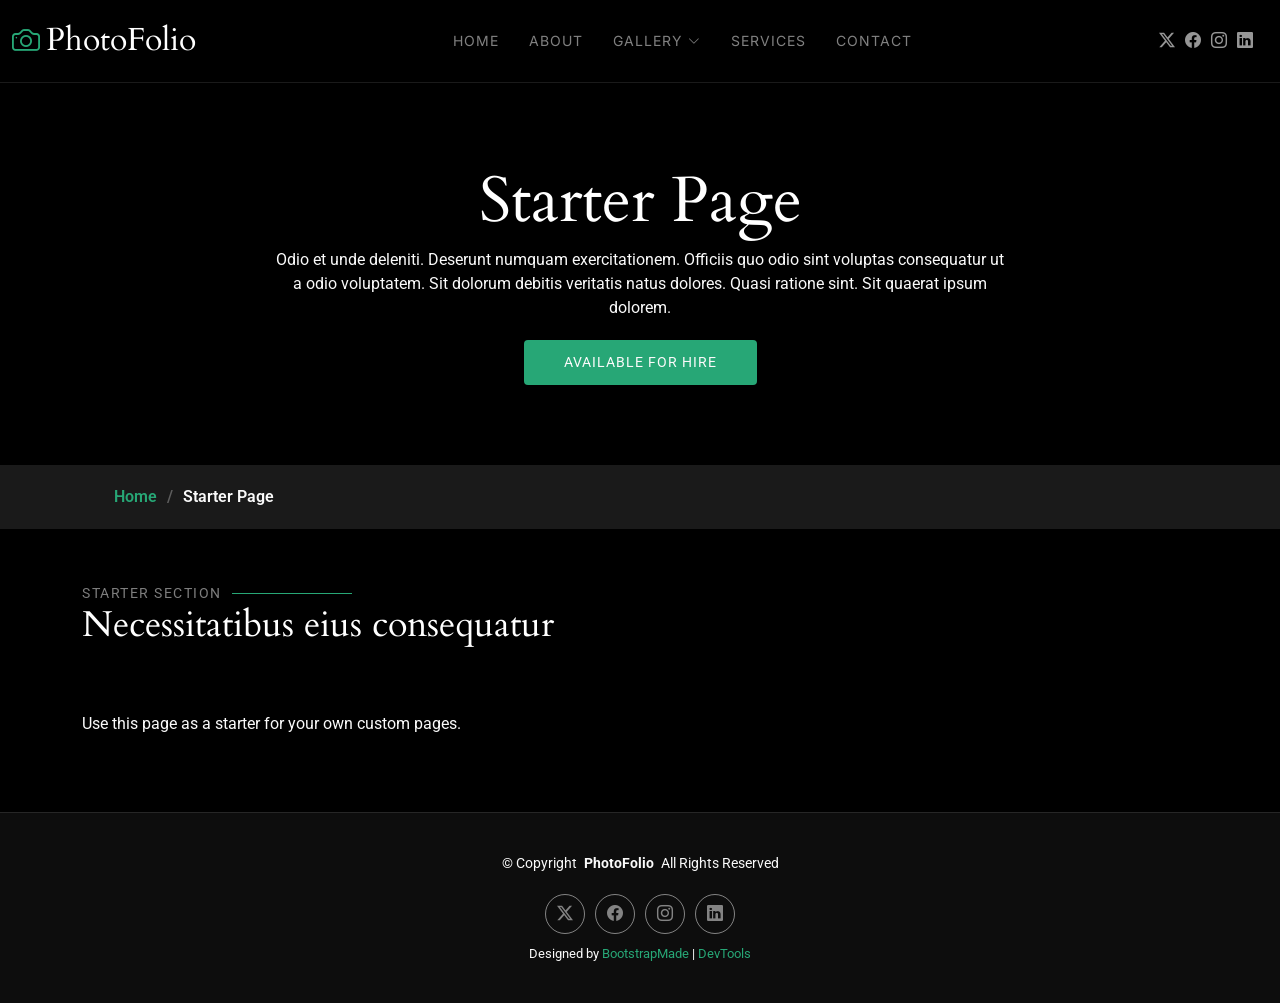
<file: starter-page.html>
<!DOCTYPE html>
<html lang="en">

<head>
  <meta charset="utf-8">
  <meta content="width=device-width, initial-scale=1.0" name="viewport">
  <title>Starter Page - PhotoFolio Bootstrap Template</title>
  <meta name="description" content="">
  <meta name="keywords" content="">

  <!-- Favicons -->
  <link href="assets/img/favicon.png" rel="icon">
  <link href="assets/img/apple-touch-icon.png" rel="apple-touch-icon">

  <!-- Fonts -->
  <link href="https://fonts.googleapis.com" rel="preconnect">
  <link href="https://fonts.gstatic.com" rel="preconnect" crossorigin>
  <link href="https://fonts.googleapis.com/css2?family=Roboto:ital,wght@0,100;0,300;0,400;0,500;0,700;0,900;1,100;1,300;1,400;1,500;1,700;1,900&family=Inter:wght@100;200;300;400;500;600;700;800;900&family=Cardo:ital,wght@0,400;0,700;1,400;1,700&display=swap" rel="stylesheet">

  <!-- Vendor CSS Files -->
  <link href="assets/vendor/bootstrap/css/bootstrap.min.css" rel="stylesheet">
  <link href="assets/vendor/bootstrap-icons/bootstrap-icons.css" rel="stylesheet">
  <link href="assets/vendor/aos/aos.css" rel="stylesheet">
  <link href="assets/vendor/glightbox/css/glightbox.min.css" rel="stylesheet">
  <link href="assets/vendor/swiper/swiper-bundle.min.css" rel="stylesheet">

  <!-- Main CSS File -->
  <link href="assets/css/main.css" rel="stylesheet">

  <!-- =======================================================
  * Template Name: PhotoFolio
  * Template URL: https://bootstrapmade.com/photofolio-bootstrap-photography-website-template/
  * Updated: Aug 07 2024 with Bootstrap v5.3.3
  * Author: BootstrapMade.com
  * License: https://bootstrapmade.com/license/
  ======================================================== -->
</head>

<body class="starter-page-page">

  <header id="header" class="header d-flex align-items-center sticky-top">
    <div class="container-fluid position-relative d-flex align-items-center justify-content-between">

      <a href="index.html" class="logo d-flex align-items-center me-auto me-xl-0">
        <!-- Uncomment the line below if you also wish to use an image logo -->
        <!-- <img src="assets/img/logo.png" alt=""> -->
        <i class="bi bi-camera"></i>
        <h1 class="sitename">PhotoFolio</h1>
      </a>

      <nav id="navmenu" class="navmenu">
        <ul>
          <li><a href="index.html">Home<br></a></li>
          <li><a href="about.html">About</a></li>
          <li class="dropdown"><a href="gallery.html"><span>Gallery</span> <i class="bi bi-chevron-down toggle-dropdown"></i></a>
            <ul>
              <li><a href="gallery.html">Nature</a></li>
              <li><a href="gallery.html">People</a></li>
              <li><a href="gallery.html">Architecture</a></li>
              <li><a href="gallery.html">Animals</a></li>
              <li><a href="gallery.html">Sports</a></li>
              <li><a href="gallery.html">Travel</a></li>
            </ul>
          </li>
          <li><a href="services.html">Services</a></li>
          <li><a href="contact.html">Contact</a></li>
        </ul>
        <i class="mobile-nav-toggle d-xl-none bi bi-list"></i>
      </nav>

      <div class="header-social-links">
        <a href="#" class="twitter"><i class="bi bi-twitter-x"></i></a>
        <a href="#" class="facebook"><i class="bi bi-facebook"></i></a>
        <a href="#" class="instagram"><i class="bi bi-instagram"></i></a>
        <a href="#" class="linkedin"><i class="bi bi-linkedin"></i></a>
      </div>

    </div>
  </header>

  <main class="main">

    <!-- Page Title -->
    <div class="page-title" data-aos="fade">
      <div class="heading">
        <div class="container">
          <div class="row d-flex justify-content-center text-center">
            <div class="col-lg-8">
              <h1>Starter Page</h1>
              <p class="mb-0">Odio et unde deleniti. Deserunt numquam exercitationem. Officiis quo odio sint voluptas consequatur ut a odio voluptatem. Sit dolorum debitis veritatis natus dolores. Quasi ratione sint. Sit quaerat ipsum dolorem.</p>
              <a href="contact.html" class="cta-btn">Available for Hire<br></a>
            </div>
          </div>
        </div>
      </div>
      <nav class="breadcrumbs">
        <div class="container">
          <ol>
            <li><a href="index.html">Home</a></li>
            <li class="current">Starter Page</li>
          </ol>
        </div>
      </nav>
    </div><!-- End Page Title -->

    <!-- Starter Section Section -->
    <section id="starter-section" class="starter-section section">

      <!-- Section Title -->
      <div class="container section-title" data-aos="fade-up">
        <h2>Starter Section</h2>
        <p>Necessitatibus eius consequatur</p>
      </div><!-- End Section Title -->

      <div class="container" data-aos="fade-up">
        <p>Use this page as a starter for your own custom pages.</p>
      </div>

    </section><!-- /Starter Section Section -->

  </main>

  <footer id="footer" class="footer">

    <div class="container">
      <div class="copyright text-center ">
        <p>© <span>Copyright</span> <strong class="px-1 sitename">PhotoFolio</strong> <span>All Rights Reserved</span></p>
      </div>
      <div class="social-links d-flex justify-content-center">
        <a href=""><i class="bi bi-twitter-x"></i></a>
        <a href=""><i class="bi bi-facebook"></i></a>
        <a href=""><i class="bi bi-instagram"></i></a>
        <a href=""><i class="bi bi-linkedin"></i></a>
      </div>
      <div class="credits">
        <!-- All the links in the footer should remain intact. -->
        <!-- You can delete the links only if you've purchased the pro version. -->
        <!-- Licensing information: https://bootstrapmade.com/license/ -->
        <!-- Purchase the pro version with working PHP/AJAX contact form: [buy-url] -->
        Designed by <a href="https://bootstrapmade.com/">BootstrapMade</a> | <a href="https://bootstrapmade.com/tools/">DevTools</a>
      </div>
    </div>

  </footer>

  <!-- Scroll Top -->
  <a href="#" id="scroll-top" class="scroll-top d-flex align-items-center justify-content-center"><i class="bi bi-arrow-up-short"></i></a>

  <!-- Preloader -->
  <div id="preloader">
    <div class="line"></div>
  </div>

  <!-- Vendor JS Files -->
  <script src="assets/vendor/bootstrap/js/bootstrap.bundle.min.js"></script>
  <script src="assets/vendor/php-email-form/validate.js"></script>
  <script src="assets/vendor/aos/aos.js"></script>
  <script src="assets/vendor/glightbox/js/glightbox.min.js"></script>
  <script src="assets/vendor/swiper/swiper-bundle.min.js"></script>

  <!-- Main JS File -->
  <script src="assets/js/main.js"></script>

</body>

</html>
</file>
<file: assets/css/photo.css>
/* :root { 
   --default-font: "Roboto",  system-ui, -apple-system, "Segoe UI", Roboto, "Helvetica Neue", Arial, "Noto Sans", "Liberation Sans", sans-serif, "Apple Color Emoji", "Segoe UI Emoji", "Segoe UI Symbol", "Noto Color Emoji"; 
   --heading-font: "Cardo",  sans-serif; 
   --nav-font: "Inter",  sans-serif; 
 }
 :root {  
 --background-color: ivory;   /* Background color for the entire website, including individual sections  */
   /* --default-color : ivory;   Default color used for the majority of the text content across the entire website  */
   /* --heading-color : black;   Color for headings, subheadings and title throughout the website   */
   /* --accent-color : #C08081;   Accent color that represents your brand on the website. It's used for buttons, links, and other elements that need to stand out  */
   /* --surface-color : #FBF9F6;   The surface color is used as a background of boxed elements within sections, such as cards, icon boxes, or other elements that require a visual separation from the global background.  */
   /* --contrast-color : #ffffff;   Contrast color for text, ensuring readability against backgrounds of accent, heading, or default colors.  */
 /* }  */
 
  /* :root {
 --nav-mobile-background-color: #f5f6f7; /*Used as the background color for mobile navigation menu */
 /* --nav-dropdown-background-color: #4e0202; Used as the background color for dropdown items that appear when hovering over primary navigation items */
/* --nav-dropdown-color: rgba(255, 255, 255, 0.5);   */
 /* --nav-color:  #281414;  The default color of the main navmenu links */
 /* --nav-hover-color: rgba(0, 117, 127, 0.5);   */
  /* }  */

/* .light-background {
  --background-color: #e4d9d9;
  --surface-color: #e4d9d9;
}

/* .dark-background { */
  /* --background-color: #e4d9d9; */
  /* --default-color: #ffffff; */
  /* --heading-color: black; */
  /* --surface-color: #e4d9d9; */
  /* --contrast-color: black; */
/* } * */

/* body {
  color: var(--default-color);
  background-color: var(--background-color);
  font-family: var(--default-font);
} */
/* .header .logo h1 { */
  /* font-size: 32px; */
  /* margin: 0; */
  /* font-weight: 400; */
  /* color: var(--heading-color); */
/* } */
/* .header .header-social-links a {
  color: color-mix(in eee8e8, var(--default-color), transparent 40%);
  padding-left: 6px;
  display: inline-block;
  transition: 0.3s;
  font-size: 16px;
} */

/* .header .header-social-links a:hover {
  color: var(--accent-color);
}
.footer {
  --background-color: color-mix(in srgb, var(--default-color), transparent 95%);
  border-top: 1px solid color-mix(in srgb, var(--default-color), transparent 90%);
  color: var(--default-color);
  background-color: var(--background-color);
  font-size: 14px;
  padding: 40px 0;
  position: relative;
}  */


.about .personal-quote {
  padding: 24px 0;
}

.about .personal-quote p {
  font-family: var(--heading-font);
  font-weight: 300;
  font-size: clamp(20px, 3vw, 28px);
  line-height: 1.5;
  color: color-mix(in srgb, var(--default-color), transparent 5%);
  margin: 0 auto;
  max-width: 800px;
}

.about .fact-pill {
  display: flex;
  align-items: center;
  justify-content: center;
  gap: 10px;
  padding: 10px 14px;
  border-radius: 999px;
  border: 1px solid color-mix(in srgb, var(--default-color), transparent 85%);
  background: var(--surface-color);
  color: color-mix(in srgb, var(--default-color), transparent 10%);
  transition: 0.3s ease-in-out;
}

.about .fact-pill i {
  color: var(--accent-color);
}

.about .fact-pill span {
  font-size: 14px;
}

.about .fact-pill:hover {
  transform: translateY(-2px);
  border-color: color-mix(in srgb, var(--accent-color), transparent 60%);
  box-shadow: 0 10px 30px color-mix(in srgb, var(--default-color), transparent 92%);
}

.about .fact-pill:focus-within {
  box-shadow: 0 0 0 3px color-mix(in srgb, var(--accent-color), transparent 70%);
}

@media (max-width: 992px) {
  .about .profile-figure {
    text-align: center !important;
  }

  .about .profile-figure .profile-photo {
    width: 72%;
  }

  .about .intro-content .cta-group {
    flex-wrap: wrap;
  }
}

@media (max-width: 576px) {
  .about .profile-figure .profile-photo {
    width: 100%;
  }
}


/*--------------------------------------------------------------
# Pricing Section
--------------------------------------------------------------*/
.pricing .pricing-item {
  background-color: white;
  box-shadow: 0px 5px 90px rgba(0, 0, 0, 0.1);
  padding: 40px 20px;
  text-align: center;
  border-radius: 8px;
  position: relative;
  overflow: hidden;
}

.pricing .pricing-item h3 {
  padding: 15px;
  margin-top: 15px;
  font-size: 18px;
  font-weight: 600;
}

.pricing .pricing-item h4 {
  color: rgb(106, 106, 228);
  font-size: 42px;
  font-family: 'Times New Roman', Times, serif;
  font-weight: 500;
}

.pricing .pricing-item h4 sup {
  font-size: 20px;
  top: -15px;
  left: -3px;
}

.pricing .pricing-item h4 span {
  color: plum, transparent 40%;
  font-size: 16px;
  font-weight: 300;
}

.pricing .pricing-item ul {
  padding: 20px 0;
  list-style: none;
  text-align: center;
  line-height: 20px;
  font-size: 14px;
}

.pricing .pricing-item ul li {
  padding-bottom: 16px;
}

.pricing .pricing-item ul .na {
  color: plum, transparent 60%;
  text-decoration: line-through;
}

.pricing .pricing-item .btn-wrap {
  padding: 15px;
  text-align: center;
}

.pricing .pricing-item .btn-buy {
  color: plum;
  background-color: transparent;
  border: 2px solid plum;
  display: inline-block;
  padding: 10px 40px 12px 40px;
  border-radius: 50px;
  font-size: 14px;
  font-family: Cambria, Cochin, Georgia, Times, 'Times New Roman', serif;
  font-weight: 600;
  transition: 0.3s;
}

.pricing .pricing-item .btn-buy:hover {
  background: white;
  color: burlywood;
}

.pricing .recommended .btn-buy {
  background: plum;
  color: burlywood;
}

.pricing .recommended .btn-buy:hover {
  background: plum, transparent 20%;
  border-color: plum, transparent 20%;
}

.pricing .recommended-badge {
  position: absolute;
  top: 20px;
  left: 50%;
  transform: translateX(-50%);
  z-index: 1;
  font-size: 13px;
  padding: 3px 25px 6px 25px;
  background: white, transparent 92%;
  color: plum;
  border-radius: 50px;
}
.about .content ul i {
  font-size: 16px;
  margin-right: 5px;
  color: var(--accent-color);
  line-height: 0;
}
.about .content div i{
   color: var(--accent-color);
}
.card{
  color: rgb(60, 5, 111);
  border : rgb(161, 50, 161);
  border-radius: 20px;
  transition: 0.3s;
}
.card:hover{
  transform : translateY(-8px);
}
.about .intro-content .cta-group .link-underline::after {
  content: "";
  position: absolute;
  left: 0;
  right: 0;
  bottom: 0;
  height: 1px;
  background: color-mix(in srgb, var(--accent-color), transparent 40%);
  transform: scaleX(0.7);
  transform-origin: left;
  transition: 0.3s ease-in-out;
}
.about .intro-content .cta-group .link-underline:hover,
.about .intro-content .cta-group .link-underline:focus {
  color: color-mix(in srgb, var(--accent-color), transparent 0%);
  outline: white;
}

.about .intro-content .cta-group .link-underline:hover::after,
.about .intro-content .cta-group .link-underline:focus::after {
  transform: scaleX(5);
}
.about .skill-item {
  margin-top: 10px;
  margin-left: 30px;
  margin-right: 30px;
  padding: 24px;
  border-radius: 9px;
  transition: 0.3s ease-in-out;
  background: color-mix(in srgb, var(--surface-color), var(--accent-color) 2%);
  border: 4px solid color-mix(in srgb, var(--default-color), transparent 88%);
  height: 100%;
}

.about .skill-item i {
  margin-left: 50px;
  margin-right: 50px;
  font-size: 24px;
  color: rgb(10, 181, 155);
  margin-bottom: 16px;
  display: inline-block;
}

.about .skill-item h3 {
  font-size: 16px;
  margin-bottom: 6px;
  font-weight: 500;
}

.about .skill-item p {
  margin: 0;
  font-size: 14px;
  color: color-mix(in srgb, var(--default-color), transparent 25%);
}

.about .skill-item:hover {
  
  transform: translateY(-3px);
  border-color: color-mix(in srgb, rgb(10, 181, 155), transparent 0%);
  box-shadow: 0 10px 30px color-mix(in srgb, var(--default-color), transparent 92%);
}

@media (max-width: 992px) {
  .about .profile-figure {
    text-align: center !important;
  }

  .about .profile-figure .profile-photo {
    width: 72%;
  }

  .about .intro-content .cta-group {
    flex-wrap: wrap;
  }
}

@media (max-width: 576px) {
  .about .profile-figure .profile-photo {
    width: 100%;
  }
}
.about .timeline-item {
  position: relative;
  padding-left: 26px;
}

.about .timeline-item time {
  display: inline-block;
  font-size: 12px;
  letter-spacing: 0.08em;
  text-transform: uppercase;
  color: color-mix(in srgb, var(--default-color), transparent 45%);
  margin-bottom: 6px;
}

.about .timeline-item h4 {
  font-size: 18px;
  font-weight: 400;
  margin: 0 0 6px;
}

.about .timeline-item p {
  font-size: 14px;
  color: color-mix(in srgb, var(--default-color), transparent 25%);
  margin: 0;
}

.about .timeline-item .dot {
  position: absolute;
  left: 0;
  top: 4px;
  width: 10px;
  height: 10px;
  border-radius: 50%;
  background: var(--accent-color);
  box-shadow: 10px color-mix(in srgb, var(--accent-color), transparent 80%);
}
.section-title h2 {
  font-size: 30px;
  font-weight: 400;
  padding-left: 30px;
  padding-top: 50px;
  line-height: 1px;
  margin: 0;
  letter-spacing: 1.5px;
  text-transform: uppercase;
  color: white;
  position: relative;
  font-family: var(--default-font);
}

.testimonials.section-title {
  font-size: 30px;
  font-weight: 400;
  padding-left: 30px;
  padding-top: 50px;
  line-height: 1px;
  margin: 0;
  letter-spacing: 1.5px;
  text-transform: uppercase;
  color: white;
  position: relative;
  font-family: var(--default-font);
}

.testimonials.section-title{
   color: grey;
  padding-top: 10px;
  padding-left:30px;
  font-size: 24px;
  font-weight: 400;
  font-family: var(--heading-font);
}

.section-title p {
  color: grey;
  padding-top: 10px;
  padding-left:30px;
  font-size: 24px;
  font-weight: 400;
  font-family: var(--heading-font);
}

/* packages  */
.services .services-item {
  display: flex;
  background-color: var(--surface-color);
  border-radius: 12px;
  padding: 2rem;
  height: 100%;
  position: relative;
  overflow: hidden;
  box-shadow: 0 5px 20px rgba(0, 0, 0, 0.03);
  transition: all 0.4s ease;
}

.services .services-item::before {
  content: "";
  position: absolute;
  left: 0;
  top: 0;
  height: 100%;
  width: 4px;
  background-color: var(--accent-color);
  transform: scaleY(0);
  transform-origin: bottom;
  transition: transform 0.4s cubic-bezier(0.65, 0, 0.35, 1);
}

.services .services-item:hover {
  box-shadow: 0 10px 30px rgba(0, 0, 0, 0.08);
  transform: translateY(-5px);
}

.services .services-item:hover::before {
  transform: scaleY(1);
}

.services .services-item:hover .pricing-icon {
  background-color: var(--accent-color);
  color: var(--contrast-color);
  transform: rotateY(180deg);
  font-style: italic;
}

.services .services-item:hover .pricing-icon i {
  transform: rotateY(180deg);
}

.services .services-item:hover .pricing-link i {
  transform: translateX(5px);
}

.services .services-icon {
  flex-shrink: 0;
  width: 70px;
  height: 70px;
  border-radius: 12px;
  background-color: color-mix(in srgb, var(--accent-color), transparent 90%);
  color: var(--accent-color);
  display: flex;
  align-items: center;
  justify-content: center;
  margin-right: 1.5rem;
  transition: all 0.5s ease;
}

.services .services-icon i {
  font-size: 2rem;
  transition: transform 0.5s ease;
}

.services .services-content {
  flex-grow: 1;
}

.services .services-content h3 {
  font-size: 1.4rem;
  margin-bottom: 1rem;
  font-weight: 700;
  color: var(--heading-color);
}

.services .services-content p {
  margin-bottom: 1.25rem;
  color: color-mix(in srgb, var(--default-color), transparent 20%);
}

.services .service-link {
  display: inline-flex;
  align-items: center;
  color: var(--accent-color);
  font-weight: 600;
  text-decoration: none;
  transition: color 0.3s ease;
}

.services .service-link span {
  margin-right: 0.5rem;
}

 /*--------------------------------------------------------------
# Service Details Section
--------------------------------------------------------------*/
 /* .service1-details .services-list { 
  background-color: var(--surface-color);
  padding: 10px 30px;
  border: 1px solid color-mix(in srgb, var(--default-color), transparent 90%);
  margin-bottom: 20px;
}

.service1-details .services-list a {
  display: block;
  line-height: 1;
  padding: 8px 0 8px 15px;
  border-left: 3px solid color-mix(in srgb, var(--default-color), transparent 70%);
  margin: 20px 0;
  color: color-mix(in srgb, var(--default-color), transparent 20%);
  transition: 0.3s;
}

.service1-details .services-list a.active {
  color: var(--heading-color);
  font-weight: 700;
  border-color: var(--accent-color);
}

.service1-details .services-list a:hover {
  border-color: var(--accent-color);
}

.service1-details .services-img {
  margin-bottom: 20px;
}

.service1-details h3 {
  font-size: 26px;
  font-weight: 700;
}

.service1-details h4 {
  font-size: 20px;
  font-weight: 700;
}

.service1-details p {
  font-size: 15px;
}

.service1-details ul {
  list-style: none;
  padding: 0;
  font-size: 15px;
}

.service1-details ul li {
  padding: 5px 0;
  display: flex;
  align-items: center;
}

.service1-details ul i {
  font-size: 20px;
  margin-right: 8px;
  color: var(--accent-color);
}  */

.gallery-grid {
  display: grid;
  grid-template-columns: repeat(4, 1fr);
  grid-auto-rows: 180px;
  gap: 10px;
} 

/* base item */
.gallery-item {
  position: relative;
  overflow: hidden;
  border-radius: 10px;
}

.gallery-item img {
  width: 100%;
  height: 100%;
  object-fit: cover;
  transition: 0.3s;
}

/* hover effect (your existing idea kept) */
.gallery-item:hover img {
  transform: scale(1.1);
}

/* sizes */
.large {
  grid-column: span 2;
  grid-row: span 2;
}

.tall {
  grid-row: span 2;
}

.wide {
  grid-column: span 4;
}

/*--------------------------------------------------------------
# Services Section
--------------------------------------------------------------*/
.services .service-item {
  background-color: var(--surface-color);
  padding: 50px 30px;
  transition: all 0.3s ease-in-out;
  height: 100%;
  position: relative;
  z-index: 1;
   font-style: italic;
}

.services .service-item:before {
  content: "";
  position: absolute;
  background: var(--accent-color);
  inset: 100% 0 0 0;
  transition: all 0.3s;
  z-index: -1;
   font-style: italic;
}

.services .service-item .icon {
  margin-bottom: 15px;
   font-style: italic;
}

.services .service-item .icon i {
  color: var(--default-color);
  background-color: var(--accent-color);
  font-size: 24px;
  width: 56px;
  height: 56px;
  display: flex;
  align-items: center;
  justify-content: center;
  border-radius: 50%;
  transition: ease-in-out 0.3s;
   font-style: italic;
}

.services .service-item h4 {
  font-weight: 700;
  margin-bottom: 15px;
  font-size: 20px;
  font-family: var(--default-font);
   font-style: italic;
}

.services .service-item h4 a {
  color: var(--heading-color);
  transition: ease-in-out 0.3s;
}

.services .service-item p {
  line-height: 24px;
  font-size: 14px;
  margin-bottom: 0;
  transition: ease-in-out 0.3s;
   font-style: italic;
}

.services .service-item:hover h4 a,
.services .service-item:hover p {
  color: var(--default-color);
   font-style: italic;
}

.services .service-item:hover i {
  color: var(--accent-color);
  background-color: var(--default-color);
}

.services .service-item:hover:before {
  background: var(--accent-color);
  inset: 0;
  border-radius: 0px;
}

.dropdown ul li a.active{
    color:#27a776 !important;
    font-weight:600;
}


/* PHP Email Form Messages
------------------------------*/
.php-email-form .error-message {
  display: none;
  background: #df1529;
  color: #ffffff;
  text-align: left;
  padding: 15px;
  margin-bottom: 24px;
  font-weight: 600;
}

.php-email-form .sent-message {
  display: none;
  color: #ffffff;
  background: #059652;
  text-align: center;
  padding: 15px;
  margin-bottom: 24px;
  font-weight: 600;
}

.php-email-form .loading {
  display: none;
  background: var(--surface-color);
  text-align: center;
  padding: 15px;
  margin-bottom: 24px;
}

.php-email-form .loading:before {
  content: "";
  display: inline-block;
  border-radius: 50%;
  width: 24px;
  height: 24px;
  margin: 0 10px -6px 0;
  border: 3px solid var(--accent-color);
  border-top-color: var(--surface-color);
  animation: php-email-form-loading 1s linear infinite;
}

@keyframes php-email-form-loading {
  0% {
    transform: rotate(0deg);
  }

  100% {
    transform: rotate(360deg);
  }
}
</file>
<file: assets/css/colorf.css>
/* :root { 
   --default-font: "Roboto",  system-ui, -apple-system, "Segoe UI", Roboto, "Helvetica Neue", Arial, "Noto Sans", "Liberation Sans", sans-serif, "Apple Color Emoji", "Segoe UI Emoji", "Segoe UI Symbol", "Noto Color Emoji"; 
   --heading-font: "Cardo",  sans-serif; 
   --nav-font: "Inter",  sans-serif; 
 }
 :root {  
 --background-color: ivory;   /* Background color for the entire website, including individual sections  */
   /* --default-color : ivory;   Default color used for the majority of the text content across the entire website  */
   /* --heading-color : black;   Color for headings, subheadings and title throughout the website   */
   /* --accent-color : #C08081;   Accent color that represents your brand on the website. It's used for buttons, links, and other elements that need to stand out  */
   /* --surface-color : #0f0e0e;   The surface color is used as a background of boxed elements within sections, such as cards, icon boxes, or other elements that require a visual separation from the global background.  */
   /* --contrast-color : #0a0a0a;   Contrast color for text, ensuring readability against backgrounds of accent, heading, or default colors.  */
 /* }  */
 
  /* :root { */
 /* --nav-mobile-background-color:#fff71d; Used as the background color for mobile navigation menu */
 /* --nav-dropdown-background-color: #f4eded; Used as the background color for dropdown items that appear when hovering over primary navigation items */
/* --nav-dropdown-color: rgba(255, 255, 255, 0.5);   */
 /* --nav-color:  #d5c057;  The default color of the main navmenu links */
 /* --nav-hover-color: rgba(0, 117, 127, 0.5);   */
  /* } */

/* .light-background {
  --background-color: #e4d9d9;
  --surface-color: #e4d9d9;
}

/* .dark-background { */
  /* --background-color: #e4d9d9; */
  /* --default-color: #ffffff; */
  /* --heading-color: black; */
  /* --surface-color: #e4d9d9; */
  /* --contrast-color: black; */
/* } * */

/* body {
  color: var(--default-color);
  background-color: var(--background-color);
  font-family: var(--default-font);
} */
/* .header .logo h1 { */
  /* font-size: 32px; */
  /* margin: 0; */
  /* font-weight: 400; */
  /* color: var(--heading-color); */
/* } */
/* .header .header-social-links a {
  color: color-mix(in eee8e8, var(--default-color), transparent 40%);
  padding-left: 6px;
  display: inline-block;
  transition: 0.3s;
  font-size: 16px;
} */

/* .header .header-social-links a:hover {
  color: var(--accent-color);
}
.footer {
  --background-color: color-mix(in srgb, var(--default-color), transparent 95%);
  border-top: 1px solid color-mix(in srgb, var(--default-color), transparent 90%);
  color: var(--default-color);
  background-color: var(--background-color);
  font-size: 14px;
  padding: 40px 0;
  position: relative;
}  */

:root {
  --color-ink: #151515;
  --color-muted: #646464;
  --color-line: #e8e2dc;
  --color-cream: #faf7f2;
  --color-panel: #23211f;
  --color-gold: #b98952;
  --color-gold-dark: #946836;
  --color-white: #ffffff;
  --shadow-soft: 0 18px 45px rgba(21, 21, 21, 0.1);
  --shadow-card: 0 12px 30px rgba(21, 21, 21, 0.08);
}

* {
  box-sizing: border-box;
}

html {
  scroll-behavior: smooth;
}

body {
  margin: 0;
  color: var(--color-ink);
  font-family: "Poppins", sans-serif;
  background: var(--color-white);
}

a {
  color: inherit;
  text-decoration: none;
}

img {
  display: block;
  max-width: 100%;
}

.section-padding {
  padding: 96px 0;
}

.section-heading {
  max-width: 760px;
  margin: 0 auto 48px;
}

.section-heading p,
.about-section p,
.feature-card p,
.testimonial-card p,
.site-footer p {
  color: var(--color-muted);
}

.section-kicker {
  margin-bottom: 12px;
  color: var(--color-gold);
  font-size: 0.78rem;
  font-weight: 700;
  letter-spacing: 0.14em;
  text-transform: uppercase;
}

h1,
h2,
h3,
h4,
h5,
h6 {
  font-weight: 700;
  letter-spacing: 0;
}

h1 {
  max-width: 780px;
  font-size: clamp(3rem, 8vw, 6.5rem);
  line-height: 0.96;
}

h2 {
  font-size: clamp(2rem, 4vw, 3rem);
  line-height: 1.12;
}
</file>
<file: assets/css/main.css>
/**
* Template Name: PhotoFolio
* Template URL: https://bootstrapmade.com/photofolio-bootstrap-photography-website-template/
* Updated: Aug 07 2024 with Bootstrap v5.3.3
* Author: BootstrapMade.com
* License: https://bootstrapmade.com/license/
*/

/*--------------------------------------------------------------
# Font & Color Variables
# Help: https://bootstrapmade.com/color-system/
--------------------------------------------------------------*/
/* Fonts */
:root {
  --default-font: "Roboto",  system-ui, -apple-system, "Segoe UI", Roboto, "Helvetica Neue", Arial, "Noto Sans", "Liberation Sans", sans-serif, "Apple Color Emoji", "Segoe UI Emoji", "Segoe UI Symbol", "Noto Color Emoji";
  --heading-font: "Cardo",  sans-serif;
  --nav-font: "Inter",  sans-serif;
}

/* Global Colors - The following color variables are used throughout the website. Updating them here will change the color scheme of the entire website */
:root { 
  --background-color: #000000; /* Background color for the entire website, including individual sections */
  --default-color: #fafafa; /* Default color used for the majority of the text content across the entire website */
  --heading-color: #ffffff; /* Color for headings, subheadings and title throughout the website */
  --accent-color: #27a776; /* Accent color that represents your brand on the website. It's used for buttons, links, and other elements that need to stand out */
  --surface-color: #1a1a1a; /* The surface color is used as a background of boxed elements within sections, such as cards, icon boxes, or other elements that require a visual separation from the global background. */
  --contrast-color: #ffffff; /* Contrast color for text, ensuring readability against backgrounds of accent, heading, or default colors. */
}

/* Nav Menu Colors - The following color variables are used specifically for the navigation menu. They are separate from the global colors to allow for more customization options */
:root {
  --nav-color: rgba(255, 255, 255, 0.5);  /* The default color of the main navmenu links */
  --nav-hover-color: #ffffff; /* Applied to main navmenu links when they are hovered over or active */
  --nav-mobile-background-color: #1a1a1a; /* Used as the background color for mobile navigation menu */
  --nav-dropdown-background-color: #1a1a1a; /* Used as the background color for dropdown items that appear when hovering over primary navigation items */
  --nav-dropdown-color: rgba(255, 255, 255, 0.5); /* Used for navigation links of the dropdown items in the navigation menu. */
  --nav-dropdown-hover-color: #ffffff; /* Similar to --nav-hover-color, this color is applied to dropdown navigation links when they are hovered over. */
}

/* Color Presets - These classes override global colors when applied to any section or element, providing reuse of the sam color scheme. */

.light-background {
  --background-color: #1a1a1a;
  --surface-color: #343434;
}

.dark-background {
  --background-color: #060606;
  --default-color: #ffffff;
  --heading-color: #ffffff;
  --surface-color: #252525;
  --contrast-color: #ffffff;
}

/* Smooth scroll */
:root {
  scroll-behavior: smooth;
}

/*--------------------------------------------------------------
# General Styling & Shared Classes
--------------------------------------------------------------*/
body {
  color: var(--default-color);
  background-color: var(--background-color);
  font-family: var(--default-font);
}

a {
  color: var(--accent-color);
  text-decoration: none;
  transition: 0.3s;
}

a:hover {
  color: color-mix(in srgb, var(--accent-color), transparent 25%);
  text-decoration: none;
}

h1,
h2,
h3,
h4,
h5,
h6 {
  color: var(--heading-color);
  font-family: var(--heading-font);
}

/* PHP Email Form Messages
------------------------------*/
.php-email-form .error-message {
  display: none;
  background: #df1529;
  color: #ffffff;
  text-align: left;
  padding: 15px;
  margin-bottom: 24px;
  font-weight: 600;
}

.php-email-form .sent-message {
  display: none;
  color: #ffffff;
  background: #059652;
  text-align: center;
  padding: 15px;
  margin-bottom: 24px;
  font-weight: 600;
}

.php-email-form .loading {
  display: none;
  background: var(--surface-color);
  text-align: center;
  padding: 15px;
  margin-bottom: 24px;
}

.php-email-form .loading:before {
  content: "";
  display: inline-block;
  border-radius: 50%;
  width: 24px;
  height: 24px;
  margin: 0 10px -6px 0;
  border: 3px solid var(--accent-color);
  border-top-color: var(--surface-color);
  animation: php-email-form-loading 1s linear infinite;
}

@keyframes php-email-form-loading {
  0% {
    transform: rotate(0deg);
  }

  100% {
    transform: rotate(360deg);
  }
}

/*--------------------------------------------------------------
# Global Header
--------------------------------------------------------------*/
.header {
  color: var(--default-color);
  background-color: var(--background-color);
  padding: 20px 0;
  transition: all 0.5s;
  z-index: 997;
  border-bottom: 1px solid var(--background-color);
}

.header .logo {
  line-height: 1;
}

.header .logo img {
  max-height: 36px;
  margin-right: 8px;
}

.header .logo h1 {
  font-size: 32px;
  margin: 0;
  font-weight: 400;
  color: var(--heading-color);
}

.header .logo i {
  font-size: 28px;
  margin-right: 6px;
}

.header .header-social-links {
  padding-right: 15px;
}

.header .header-social-links a {
  color: color-mix(in srgb, var(--default-color), transparent 40%);
  padding-left: 6px;
  display: inline-block;
  transition: 0.3s;
  font-size: 16px;
}

.header .header-social-links a:hover {
  color: var(--accent-color);
}

.header .header-social-links a i {
  line-height: 0px;
}

@media (max-width: 1200px) {
  .header .logo {
    order: 1;
  }

  .header .logo h1 {
    font-size: 26px;
  }

  .header .logo i {
    font-size: 20px;
  }

  .header .header-social-links {
    order: 2;
  }

  .header .header-social-links a {
    font-size: 16px;
  }

  .header .navmenu {
    order: 3;
  }
}

.scrolled .header {
  border-color: color-mix(in srgb, var(--background-color) 90%, white 20%);
}

/*--------------------------------------------------------------
# Navigation Menu
--------------------------------------------------------------*/
/* Navmenu - Desktop */
@media (min-width: 1200px) {
  .navmenu {
    padding: 0;
  }

  .navmenu ul {
    margin: 0;
    padding: 0;
    display: flex;
    list-style: none;
    align-items: center;
  }

  .navmenu li {
    position: relative;
  }

  .navmenu a,
  .navmenu a:focus {
    color: var(--nav-color);
    padding: 10px 15px;
    font-size: 14px;
    font-family: var(--nav-font);
    font-weight: 400;
    display: flex;
    align-items: center;
    justify-content: space-between;
    white-space: nowrap;
    transition: 0.3s;
    text-transform: uppercase;
    letter-spacing: 1px;
  }

  .navmenu a i,
  .navmenu a:focus i {
    font-size: 12px;
    line-height: 0;
    margin-left: 5px;
    transition: 0.3s;
  }

  .navmenu li:last-child a {
    padding-right: 0;
  }

  .navmenu li:hover>a,
  .navmenu .active,
  .navmenu .active:focus {
    color: var(--nav-hover-color);
  }

  .navmenu .dropdown ul {
    margin: 0;
    padding: 10px 0;
    background: var(--nav-dropdown-background-color);
    display: block;
    position: absolute;
    visibility: hidden;
    left: 14px;
    top: 130%;
    opacity: 0;
    transition: 0.3s;
    border-radius: 4px;
    z-index: 99;
  }

  .navmenu .dropdown ul li {
    min-width: 200px;
  }

  .navmenu .dropdown ul a {
    padding: 10px 20px;
    font-size: 15px;
    text-transform: none;
    color: var(--nav-dropdown-color);
  }

  .navmenu .dropdown ul a i {
    font-size: 12px;
  }

  .navmenu .dropdown ul a:hover,
  .navmenu .dropdown ul .active:hover,
  .navmenu .dropdown ul li:hover>a {
    color: var(--nav-dropdown-hover-color);
  }

  .navmenu .dropdown:hover>ul {
    opacity: 1;
    top: 100%;
    visibility: visible;
  }

  .navmenu .dropdown .dropdown ul {
    top: 0;
    left: -90%;
    visibility: hidden;
  }

  .navmenu .dropdown .dropdown:hover>ul {
    opacity: 1;
    top: 0;
    left: -100%;
    visibility: visible;
  }
}

/* Navmenu - Mobile */
@media (max-width: 1199px) {
  .mobile-nav-toggle {
    color: var(--nav-color);
    font-size: 28px;
    line-height: 0;
    margin-right: 10px;
    cursor: pointer;
    transition: color 0.3s;
  }

  .navmenu {
    padding: 0;
    z-index: 9997;
  }

  .navmenu ul {
    display: none;
    position: absolute;
    inset: 60px 20px 20px 20px;
    padding: 10px 0;
    margin: 0;
    border-radius: 6px;
    background-color: var(--nav-mobile-background-color);
    overflow-y: auto;
    transition: 0.3s;
    z-index: 9998;
    box-shadow: 0px 0px 30px rgba(0, 0, 0, 0.1);
  }

  .navmenu a,
  .navmenu a:focus {
    color: var(--nav-dropdown-color);
    padding: 10px 20px;
    font-family: var(--nav-font);
    font-size: 17px;
    font-weight: 500;
    display: flex;
    align-items: center;
    justify-content: space-between;
    white-space: nowrap;
    transition: 0.3s;
  }

  .navmenu a i,
  .navmenu a:focus i {
    font-size: 12px;
    line-height: 0;
    margin-left: 5px;
    width: 30px;
    height: 30px;
    display: flex;
    align-items: center;
    justify-content: center;
    border-radius: 50%;
    transition: 0.3s;
    background-color: color-mix(in srgb, var(--accent-color), transparent 90%);
  }

  .navmenu a i:hover,
  .navmenu a:focus i:hover {
    background-color: var(--accent-color);
    color: var(--contrast-color);
  }

  .navmenu a:hover,
  .navmenu .active,
  .navmenu .active:focus {
    color: var(--nav-dropdown-hover-color);
  }

  .navmenu .active i,
  .navmenu .active:focus i {
    background-color: var(--accent-color);
    color: var(--contrast-color);
    transform: rotate(180deg);
  }

  .navmenu .dropdown ul {
    position: static;
    display: none;
    z-index: 99;
    padding: 10px 0;
    margin: 10px 20px;
    background-color: var(--nav-dropdown-background-color);
    border: 1px solid color-mix(in srgb, var(--default-color), transparent 90%);
    box-shadow: none;
    transition: all 0.5s ease-in-out;
  }

  .navmenu .dropdown ul ul {
    background-color: rgba(33, 37, 41, 0.1);
  }

  .navmenu .dropdown>.dropdown-active {
    display: block;
    background-color: rgba(33, 37, 41, 0.03);
  }

  .mobile-nav-active {
    overflow: hidden;
  }

  .mobile-nav-active .mobile-nav-toggle {
    color: #fff;
    position: absolute;
    font-size: 32px;
    top: 15px;
    right: 15px;
    margin-right: 0;
    z-index: 9999;
  }

  .mobile-nav-active .navmenu {
    position: fixed;
    overflow: hidden;
    inset: 0;
    background: rgba(33, 37, 41, 0.8);
    transition: 0.3s;
  }

  .mobile-nav-active .navmenu>ul {
    display: block;
  }
}

/*--------------------------------------------------------------
# Global Footer
--------------------------------------------------------------*/
.footer {
  --background-color: color-mix(in srgb, var(--default-color), transparent 95%);
  border-top: 1px solid color-mix(in srgb, var(--default-color), transparent 90%);
  color: var(--default-color);
  background-color: var(--background-color);
  font-size: 14px;
  padding: 40px 0;
  position: relative;
}

.footer .copyright p {
  margin-bottom: 0;
}

.footer .social-links {
  margin-top: 20px;
}

.footer .social-links a {
  display: flex;
  align-items: center;
  justify-content: center;
  width: 40px;
  height: 40px;
  border-radius: 50%;
  border: 1px solid color-mix(in srgb, var(--default-color), transparent 50%);
  font-size: 16px;
  color: color-mix(in srgb, var(--default-color), transparent 50%);
  margin: 0 5px;
  transition: 0.3s;
}

.footer .social-links a:hover {
  color: var(--accent-color);
  border-color: var(--accent-color);
}

.footer .credits {
  margin-top: 10px;
  font-size: 13px;
  text-align: center;
}

/*--------------------------------------------------------------
# Preloader
--------------------------------------------------------------*/
#preloader {
  display: flex;
  position: fixed;
  inset: 0;
  width: 100%;
  height: 100vh;
  z-index: 99999;
}

#preloader:before,
#preloader:after {
  content: "";
  background-color: #000000;
  position: absolute;
  inset: 0;
  width: 50%;
  height: 100%;
  transition: all 0.3s ease 0s;
  z-index: -1;
}

#preloader:after {
  left: auto;
  right: 0;
}

#preloader .line {
  position: relative;
  overflow: hidden;
  margin: auto;
  width: 1px;
  height: 280px;
  transition: all 0.8s ease 0s;
}

#preloader .line:before {
  content: "";
  position: absolute;
  background-color: #ffffff;
  left: 0;
  top: 50%;
  width: 1px;
  height: 0%;
  transform: translateY(-50%);
  animation: lineincrease 1000ms ease-in-out 0s forwards;
}

#preloader .line:after {
  content: "";
  position: absolute;
  background-color: color-mix(in srgb, var(--default-color), transparent 95%);
  left: 0;
  top: 0;
  width: 1px;
  height: 100%;
  transform: translateY(-100%);
  animation: linemove 1200ms linear 0s infinite;
  animation-delay: 2000ms;
}

#preloader.loaded .line {
  opacity: 0;
  height: 100% !important;
}

#preloader.loaded .line:after {
  opacity: 0;
}

#preloader.loaded:before,
#preloader.loaded:after {
  animation: preloaderfinish 300ms ease-in-out 500ms forwards;
}

@keyframes lineincrease {
  0% {
    height: 0%;
  }

  100% {
    height: 100%;
  }
}

@keyframes linemove {
  0% {
    transform: translateY(200%);
  }

  100% {
    transform: translateY(-100%);
  }
}

@keyframes preloaderfinish {
  0% {
    width: 5 0%;
  }

  100% {
    width: 0%;
  }
}

/*--------------------------------------------------------------
# Scroll Top Button
--------------------------------------------------------------*/
.scroll-top {
  position: fixed;
  visibility: hidden;
  opacity: 0;
  right: 15px;
  bottom: -15px;
  z-index: 99999;
  background-color: var(--accent-color);
  width: 44px;
  height: 44px;
  border-radius: 50px;
  transition: all 0.4s;
}

.scroll-top i {
  font-size: 24px;
  color: var(--default-color);
  line-height: 0;
}

.scroll-top:hover {
  background-color: color-mix(in srgb, var(--accent-color), transparent 20%);
}

.scroll-top.active {
  visibility: visible;
  opacity: 1;
  bottom: 15px;
}

/*--------------------------------------------------------------
# Disable aos animation delay on mobile devices
--------------------------------------------------------------*/
@media screen and (max-width: 768px) {
  [data-aos-delay] {
    transition-delay: 0 !important;
  }
}

/*--------------------------------------------------------------
# Global Page Titles & Breadcrumbs
--------------------------------------------------------------*/
.page-title {
  color: var(--default-color);
  background-color: var(--background-color);
  position: relative;
}

.page-title .heading {
  padding: 80px 0;
  border-top: 1px solid color-mix(in srgb, var(--default-color), transparent 90%);
}

.page-title .heading h1 {
  font-size: 64px;
  font-weight: 400;
}

.page-title .heading .cta-btn {
  color: var(--default-color);
  background: var(--accent-color);
  font-weight: 400;
  font-size: 14px;
  display: inline-block;
  margin-top: 20px;
  padding: 12px 40px;
  border-radius: 4px;
  transition: 0.5s;
  text-transform: uppercase;
  letter-spacing: 1px;
}

.page-title .heading .cta-btn:hover {
  background-color: color-mix(in srgb, var(--accent-color) 90%, white 10%);
}

.page-title nav {
  background-color: color-mix(in srgb, var(--default-color), transparent 90%);
  padding: 20px 0;
}

.page-title nav ol {
  display: flex;
  flex-wrap: wrap;
  list-style: none;
  margin: 0;
  font-size: 16px;
  font-weight: 600;
}

.page-title nav ol li+li {
  padding-left: 10px;
}

.page-title nav ol li+li::before {
  content: "/";
  display: inline-block;
  padding-right: 10px;
  color: color-mix(in srgb, var(--default-color), transparent 70%);
}

/*--------------------------------------------------------------
# Global Sections
--------------------------------------------------------------*/
section,
.section {
  color: var(--default-color);
  background-color: var(--background-color);
  padding: 60px 0;
  scroll-margin-top: 100px;
  overflow: clip;
}

@media (max-width: 1199px) {

  section,
  .section {
    scroll-margin-top: 66px;
  }
}

/*--------------------------------------------------------------
# Global Section Titles
--------------------------------------------------------------*/
.section-title {
  padding-bottom: 60px;
  position: relative;
}

.section-title h2 {
  font-size: 14px;
  font-weight: 400;
  padding: 0;
  line-height: 1px;
  margin: 0;
  letter-spacing: 1.5px;
  text-transform: uppercase;
  color: color-mix(in srgb, var(--default-color), transparent 50%);
  position: relative;
  font-family: var(--default-font);
}

.section-title h2::after {
  content: "";
  width: 120px;
  height: 1px;
  display: inline-block;
  background: var(--accent-color);
  margin: 4px 10px;
}

.section-title p {
  color: var(--heading-color);
  margin: 0;
  font-size: 36px;
  font-weight: 400;
  font-family: var(--heading-font);
}

/*--------------------------------------------------------------
# Hero Section
--------------------------------------------------------------*/
.hero {
  width: 100%;
  min-height: 30vh;
  position: relative;
  padding: 120px 0 60px 0;
  display: flex;
  align-items: center;
}

.hero h2 {
  margin: 0 0 10px 0;
  font-size: 38px;
  font-weight: 700;
}

.hero h2 .underlight {
  position: relative;
  z-index: 1;
  padding: 0 5px;
  display: inline-block;
}

.hero h2 .underlight:before {
  content: "";
  position: absolute;
  height: 50%;
  bottom: 0;
  left: 0;
  right: 0;
  background: var(--accent-color);
  z-index: -1;
}

.hero p {
  color: color-mix(in srgb, var(--default-color), transparent 30%);
  margin-bottom: 30px;
  font-size: 18px;
}

@media (max-width: 768px) {
  .hero h2 {
    font-size: 32px;
  }
}

.hero .btn-get-started {
  color: var(--contrast-color);
  background: var(--accent-color);
  font-weight: 400;
  font-size: 14px;
  display: inline-block;
  padding: 12px 40px;
  border-radius: 4px;
  transition: 0.5s;
  text-transform: uppercase;
  letter-spacing: 1px;
}

.hero .btn-get-started:hover {
  background-color: color-mix(in srgb, var(--accent-color) 90%, white 10%);
}

/*--------------------------------------------------------------
# Gallery Section
--------------------------------------------------------------*/
.gallery .gallery-item {
  position: relative;
  overflow: hidden;
  border-radius: 10px;
}

.gallery .gallery-item img {
  transition: 0.3s;
}

.gallery .gallery-links {
  position: absolute;
  inset: 0;
  opacity: 0;
  transition: all ease-in-out 0.3s;
  background: rgba(0, 0, 0, 0.6);
  z-index: 3;
}

.gallery .gallery-links .preview-link,
.gallery .gallery-links .details-link {
  font-size: 20px;
  color: rgba(255, 255, 255, 0.5);
  transition: 0.3s;
  line-height: 1.2;
  margin: 30px 8px 0 8px;
}

.gallery .gallery-links .preview-link:hover,
.gallery .gallery-links .details-link:hover {
  color: #ffffff;
}

.gallery .gallery-links .details-link {
  font-size: 30px;
  line-height: 0;
}

.gallery .gallery-item:hover .gallery-links {
  opacity: 1;
}

.gallery .gallery-item:hover .preview-link,
.gallery .gallery-item:hover .details-link {
  margin-top: 0;
}

.gallery .gallery-item:hover img {
  transform: scale(1.1);
}

.glightbox-clean .gslide-description {
  background: #272727;
}

.glightbox-clean .gslide-title {
  color: rgba(255, 255, 255, 0.8);
  margin: 0;
}

/*--------------------------------------------------------------
# About Section
--------------------------------------------------------------*/
.about .content h2 {
  font-weight: 700;
  font-size: 24px;
}

.about .content ul {
  list-style: none;
  padding: 0;
}

.about .content ul li {
  margin-bottom: 20px;
  display: flex;
  align-items: center;
}

.about .content ul strong {
  margin-right: 10px;
}

.about .content ul i {
  font-size: 16px;
  margin-right: 5px;
  color: var(--accent-color);
  line-height: 0;
}
@media (max-width: 992px) {
  .about .profile-figure {
    text-align: center !important;
  }

  .about .profile-figure .profile-photo {
    width: 72%;
  }

  .about .intro-content .cta-group {
    flex-wrap: wrap;
  }
}

@media (max-width: 576px) {
  .about .profile-figure .profile-photo {
    width: 100%;
  }
}

/*--------------------------------------------------------------
# Testimonials Section
--------------------------------------------------------------*/
.testimonials .testimonial-item {
  background-color: var(--surface-color);
  box-shadow: 0px 0 20px rgba(0, 0, 0, 0.1);
  box-sizing: content-box;
  padding: 30px;
  margin: 40px 30px;
  min-height: 320px;
  display: flex;
  flex-direction: column;
  text-align: center;
  transition: 0.3s;
}

.testimonials .testimonial-item .stars {
  margin-bottom: 15px;
}

.testimonials .testimonial-item .stars i {
  color: #f3eb06;
  margin: 0 1px;
}

.testimonials .testimonial-item .testimonial-img {
  width: 90px;
  border-radius: 50%;
  border: 4px solid var(--background-color);
  margin: 0 auto;
}

.testimonials .testimonial-item h3 {
  font-size: 18px;
  font-weight: bold;
  margin: 10px 0 5px 0;
}

.testimonials .testimonial-item h4 {
  font-size: 14px;
  color: color-mix(in srgb, var(--default-color), transparent 40%);
  margin: 0;
}

.testimonials .testimonial-item p {
  font-style: italic;
  margin: 0 auto 15px auto;
}

.testimonials .swiper-wrapper {
  height: auto;
}

.testimonials .swiper-pagination {
  margin-top: 20px;
  position: relative;
}

.testimonials .swiper-pagination .swiper-pagination-bullet {
  width: 12px;
  height: 12px;
  background-color: color-mix(in srgb, var(--default-color), transparent 85%);
  opacity: 1;
}

.testimonials .swiper-pagination .swiper-pagination-bullet-active {
  background-color: var(--accent-color);
}

.testimonials .swiper-slide {
  opacity: 0.3;
}

@media (max-width: 1199px) {
  .testimonials .swiper-slide-active {
    opacity: 1;
  }

  .testimonials .swiper-pagination {
    margin-top: 0;
  }

  .testimonials .testimonial-item {
    margin: 40px 20px;
  }
}

@media (min-width: 1200px) {
  .testimonials .swiper-slide-next {
    opacity: 1;
    transform: scale(1.12);
  }
}

/*--------------------------------------------------------------
# Gallery Details Section
--------------------------------------------------------------*/
.gallery-details .portfolio-details-slider img {
  width: 100%;
}

.gallery-details .swiper-wrapper {
  height: auto;
}

.gallery-details .swiper-button-prev,
.gallery-details .swiper-button-next {
  width: 48px;
  height: 48px;
}

.gallery-details .swiper-button-prev:after,
.gallery-details .swiper-button-next:after {
  color: rgba(255, 255, 255, 0.8);
  background-color: rgba(0, 0, 0, 0.15);
  font-size: 24px;
  border-radius: 50%;
  width: 48px;
  height: 48px;
  display: flex;
  align-items: center;
  justify-content: center;
  transition: 0.3s;
}

.gallery-details .swiper-button-prev:hover:after,
.gallery-details .swiper-button-next:hover:after {
  background-color: rgba(0, 0, 0, 0.3);
}

@media (max-width: 575px) {

  .gallery-details .swiper-button-prev,
  .gallery-details .swiper-button-next {
    display: none;
  }
}

.gallery-details .swiper-pagination {
  margin-top: 20px;
  position: relative;
}

.gallery-details .swiper-pagination .swiper-pagination-bullet {
  width: 10px;
  height: 10px;
  background-color: color-mix(in srgb, var(--default-color), transparent 85%);
  opacity: 1;
}

.gallery-details .swiper-pagination .swiper-pagination-bullet-active {
  background-color: var(--accent-color);
}

.gallery-details .portfolio-info h3 {
  font-size: 22px;
  font-weight: 700;
  margin-bottom: 20px;
  padding-bottom: 20px;
  position: relative;
}

.gallery-details .portfolio-info h3:after {
  content: "";
  position: absolute;
  display: block;
  width: 50px;
  height: 3px;
  background: var(--accent-color);
  left: 0;
  bottom: 0;
}

.gallery-details .portfolio-info ul {
  list-style: none;
  padding: 0;
  font-size: 15px;
}

.gallery-details .portfolio-info ul li {
  display: flex;
  flex-direction: column;
  padding-bottom: 15px;
}

.gallery-details .portfolio-info ul strong {
  text-transform: uppercase;
  font-weight: 400;
  color: color-mix(in srgb, var(--default-color), transparent 50%);
  font-size: 14px;
}

.gallery-details .portfolio-info .btn-visit {
  padding: 8px 40px;
  background: var(--accent-color);
  color: var(--contrast-color);
  border-radius: 50px;
  transition: 0.3s;
}

.gallery-details .portfolio-info .btn-visit:hover {
  background: color-mix(in srgb, var(--accent-color), transparent 20%);
}

.gallery-details .portfolio-description h2 {
  font-size: 26px;
  font-weight: 700;
  margin-bottom: 20px;
}

.gallery-details .portfolio-description p {
  padding: 0;
}

.gallery-details .portfolio-description .testimonial-item {
  padding: 30px 30px 0 30px;
  position: relative;
  background: color-mix(in srgb, var(--default-color), transparent 97%);
  margin-bottom: 50px;
}

.gallery-details .portfolio-description .testimonial-item .testimonial-img {
  width: 90px;
  border-radius: 50px;
  border: 6px solid var(--background-color);
  float: left;
  margin: 0 10px 0 0;
}

.gallery-details .portfolio-description .testimonial-item h3 {
  font-size: 18px;
  font-weight: bold;
  margin: 15px 0 5px 0;
  padding-top: 20px;
}

.gallery-details .portfolio-description .testimonial-item h4 {
  font-size: 14px;
  color: #6c757d;
  margin: 0;
}

.gallery-details .portfolio-description .testimonial-item .quote-icon-left,
.gallery-details .portfolio-description .testimonial-item .quote-icon-right {
  color: color-mix(in srgb, var(--accent-color), transparent 50%);
  font-size: 26px;
  line-height: 0;
}

.gallery-details .portfolio-description .testimonial-item .quote-icon-left {
  display: inline-block;
  left: -5px;
  position: relative;
}

.gallery-details .portfolio-description .testimonial-item .quote-icon-right {
  display: inline-block;
  right: -5px;
  position: relative;
  top: 10px;
  transform: scale(-1, -1);
}

.gallery-details .portfolio-description .testimonial-item p {
  font-style: italic;
  margin: 0 0 15px 0 0 0;
  padding: 0;
}

/*--------------------------------------------------------------
# Services Section
--------------------------------------------------------------*/
.services .service-item {
  background-color: var(--surface-color);
  padding: 50px 30px;
  transition: all 0.3s ease-in-out;
  height: 100%;
  position: relative;
  z-index: 1;
}

.services .service-item:before {
  content: "";
  position: absolute;
  background: var(--accent-color);
  inset: 100% 0 0 0;
  transition: all 0.3s;
  z-index: -1;
}

.services .service-item .icon {
  margin-bottom: 15px;
}

.services .service-item .icon i {
  color: var(--default-color);
  background-color: var(--accent-color);
  font-size: 24px;
  width: 56px;
  height: 56px;
  display: flex;
  align-items: center;
  justify-content: center;
  border-radius: 50%;
  transition: ease-in-out 0.3s;
}

.services .service-item h4 {
  font-weight: 700;
  margin-bottom: 15px;
  font-size: 20px;
  font-family: var(--default-font);
}

.services .service-item h4 a {
  color: var(--heading-color);
  transition: ease-in-out 0.3s;
}

.services .service-item p {
  line-height: 24px;
  font-size: 14px;
  margin-bottom: 0;
  transition: ease-in-out 0.3s;
}

.services .service-item:hover h4 a,
.services .service-item:hover p {
  color: var(--default-color);
}

.services .service-item:hover i {
  color: var(--accent-color);
  background-color: var(--default-color);
}

.services .service-item:hover:before {
  background: var(--accent-color);
  inset: 0;
  border-radius: 0px;
}

/*--------------------------------------------------------------
# Pricing Section
--------------------------------------------------------------*/
.pricing .pricing-item {
  border-bottom: 1px dashed color-mix(in srgb, var(--default-color), transparent 60%);
  width: 100%;
  height: 100%;
  padding: 0 0 15px 0;
}

.pricing .pricing-item h3 {
  margin: 0;
  font-size: 20px;
  font-weight: 600;
}

.pricing .pricing-item h4 {
  margin: 0;
  font-size: 18px;
  color: var(--accent-color);
}

/*--------------------------------------------------------------
# Contact Section
--------------------------------------------------------------*/
.contact .info-wrap {
  margin-bottom: 30px;
}

.contact .info-item i {
  font-size: 20px;
  color: var(--accent-color);
  width: 56px;
  height: 56px;
  display: flex;
  justify-content: center;
  align-items: center;
  transition: all 0.3s ease-in-out;
  border-radius: 50%;
  border: 1px solid color-mix(in srgb, var(--accent-color), transparent 40%);
  margin-right: 15px;
}

.contact .info-item h3 {
  font-size: 18px;
  font-weight: 700;
  margin: 0 0 5px 0;
  font-family: var(--default-font);
}

.contact .info-item p {
  padding: 0;
  margin-bottom: 0;
  font-size: 14px;
}

.contact .info-item:hover i {
  background: var(--accent-color);
  color: var(--contrast-color);
}

@media (max-width: 575px) {
  .contact .php-email-form {
    padding: 20px;
  }
}

.contact .php-email-form input[type=text],
.contact .php-email-form input[type=email],
.contact .php-email-form textarea {
  font-size: 14px;
  padding: 10px 15px;
  box-shadow: none;
  border-radius: 0;
  color: var(--default-color);
  background-color: var(--surface-color);
  border-color: color-mix(in srgb, var(--default-color), transparent 80%);
}

.contact .php-email-form input[type=text]:focus,
.contact .php-email-form input[type=email]:focus,
.contact .php-email-form textarea:focus {
  border-color: var(--accent-color);
}

.contact .php-email-form input[type=text]::placeholder,
.contact .php-email-form input[type=email]::placeholder,
.contact .php-email-form textarea::placeholder {
  color: color-mix(in srgb, var(--default-color), transparent 70%);
}

.contact .php-email-form button[type=submit] {
  color: var(--default-color);
  background: var(--accent-color);
  font-weight: 400;
  font-size: 14px;
  display: inline-block;
  margin-top: 20px;
  padding: 14px 40px;
  border: 0;
  border-radius: 4px;
  transition: 0.5s;
  text-transform: uppercase;
  letter-spacing: 1px;
}

.contact .php-email-form button[type=submit]:hover {
  background-color: color-mix(in srgb, var(--accent-color) 90%, white 10%);
}

/*--------------------------------------------------------------
# Starter Section Section
--------------------------------------------------------------*/
.starter-section {
  /* Add your styles here */
}
</file>
